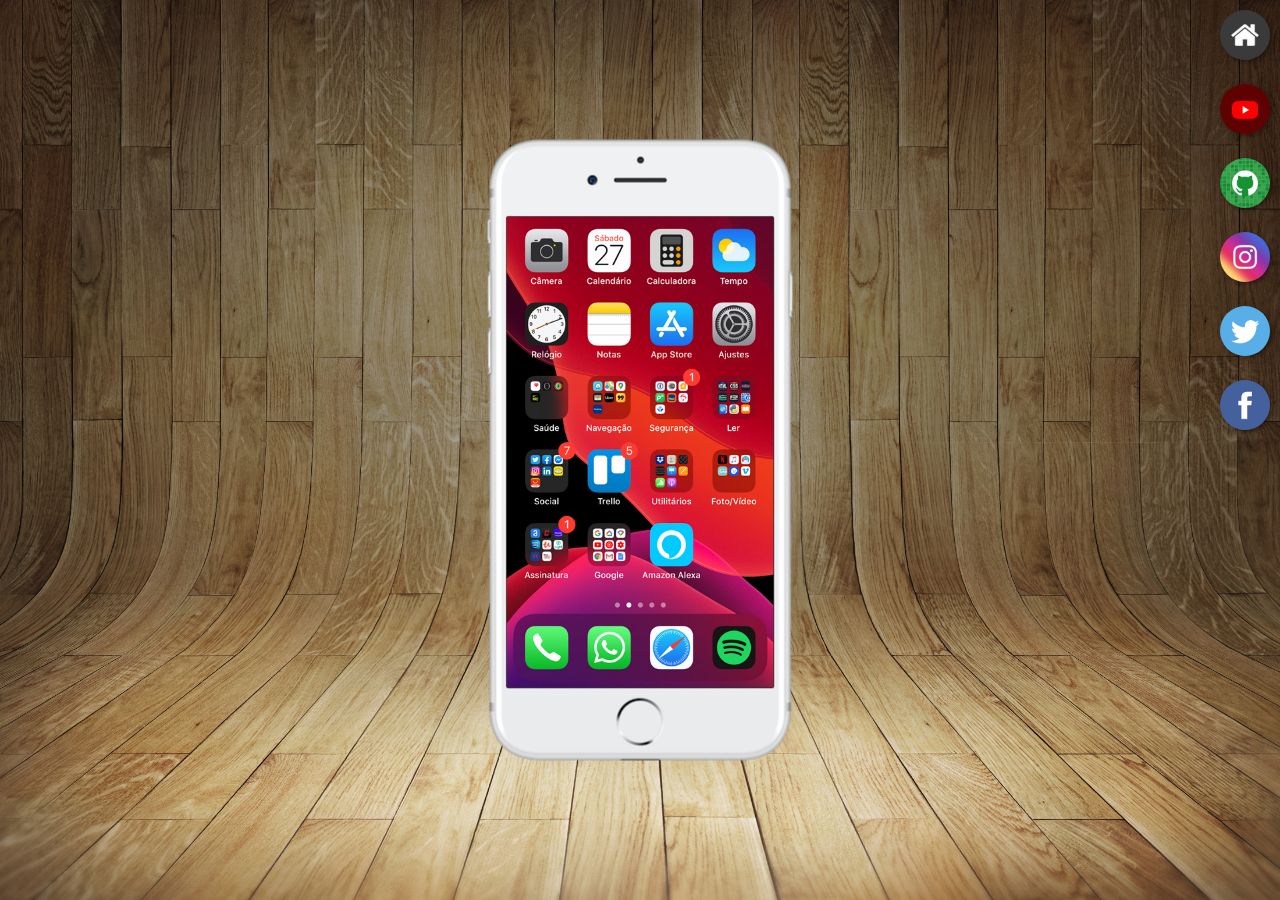
<file: index.html>
<!DOCTYPE html>
<html lang="pt-br">
<head>
    <meta charset="UTF-8">
    <meta name="viewport" content="width=device-width, initial-scale=1.0">
    <title>Projeto Redes Sociais</title>
    <link rel="shortcut icon" href="favicon.ico" type="image/x-icon">
    <link rel="stylesheet" href="estilos/style.css">
</head>
<body>
    <main>
        <section id="telefone">
            <iframe src="home.html" name="tela" id="tela" frameborder="0">
                Seu navegador não é compatível com isso.
            </iframe>
        </section>
        <section id="redes-sociais">
            <a href="home.html" target="tela"><img src="imagens/logo-home.jpg" alt="Home"></a> <br>
            <a href="youtube.html" target="tela"><img src="imagens/logo-youtube.jpg" alt="Youtube"></a> <br>
            <a href="github.html" target="tela"><img src="imagens/logo-github.jpg" alt="Github"></a> <br>
            <a href="instagram.html" target="tela"><img src="imagens/logo-instagram.jpg" alt="Instagram"></a> <br>
            <a href="twitter.html" target="tela"><img src="imagens/logo-twitter.jpg" alt="Twitter"></a> <br>
            <a href="facebook.html" target="tela"><img src="imagens/logo-facebook.jpg" alt="Facebook"></a>
        </section>
    </main>
</body>
</html>
</file>
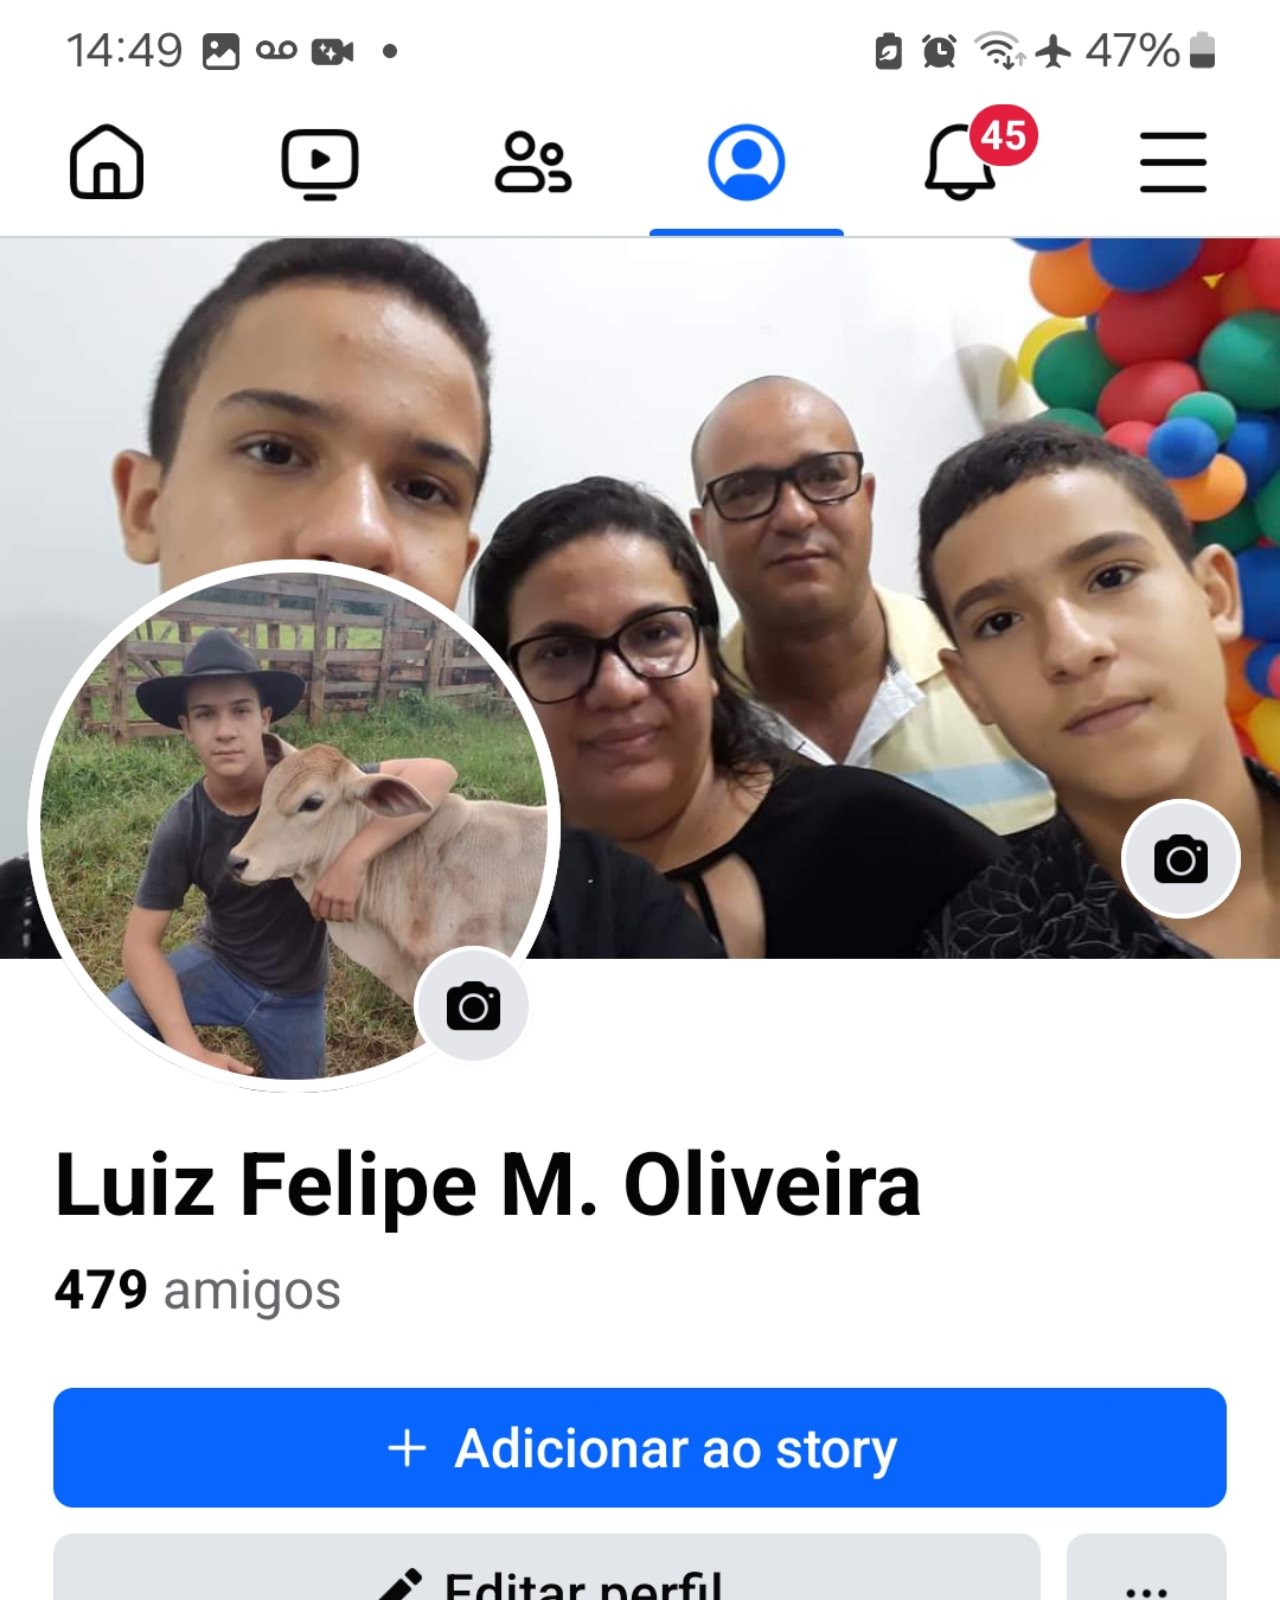
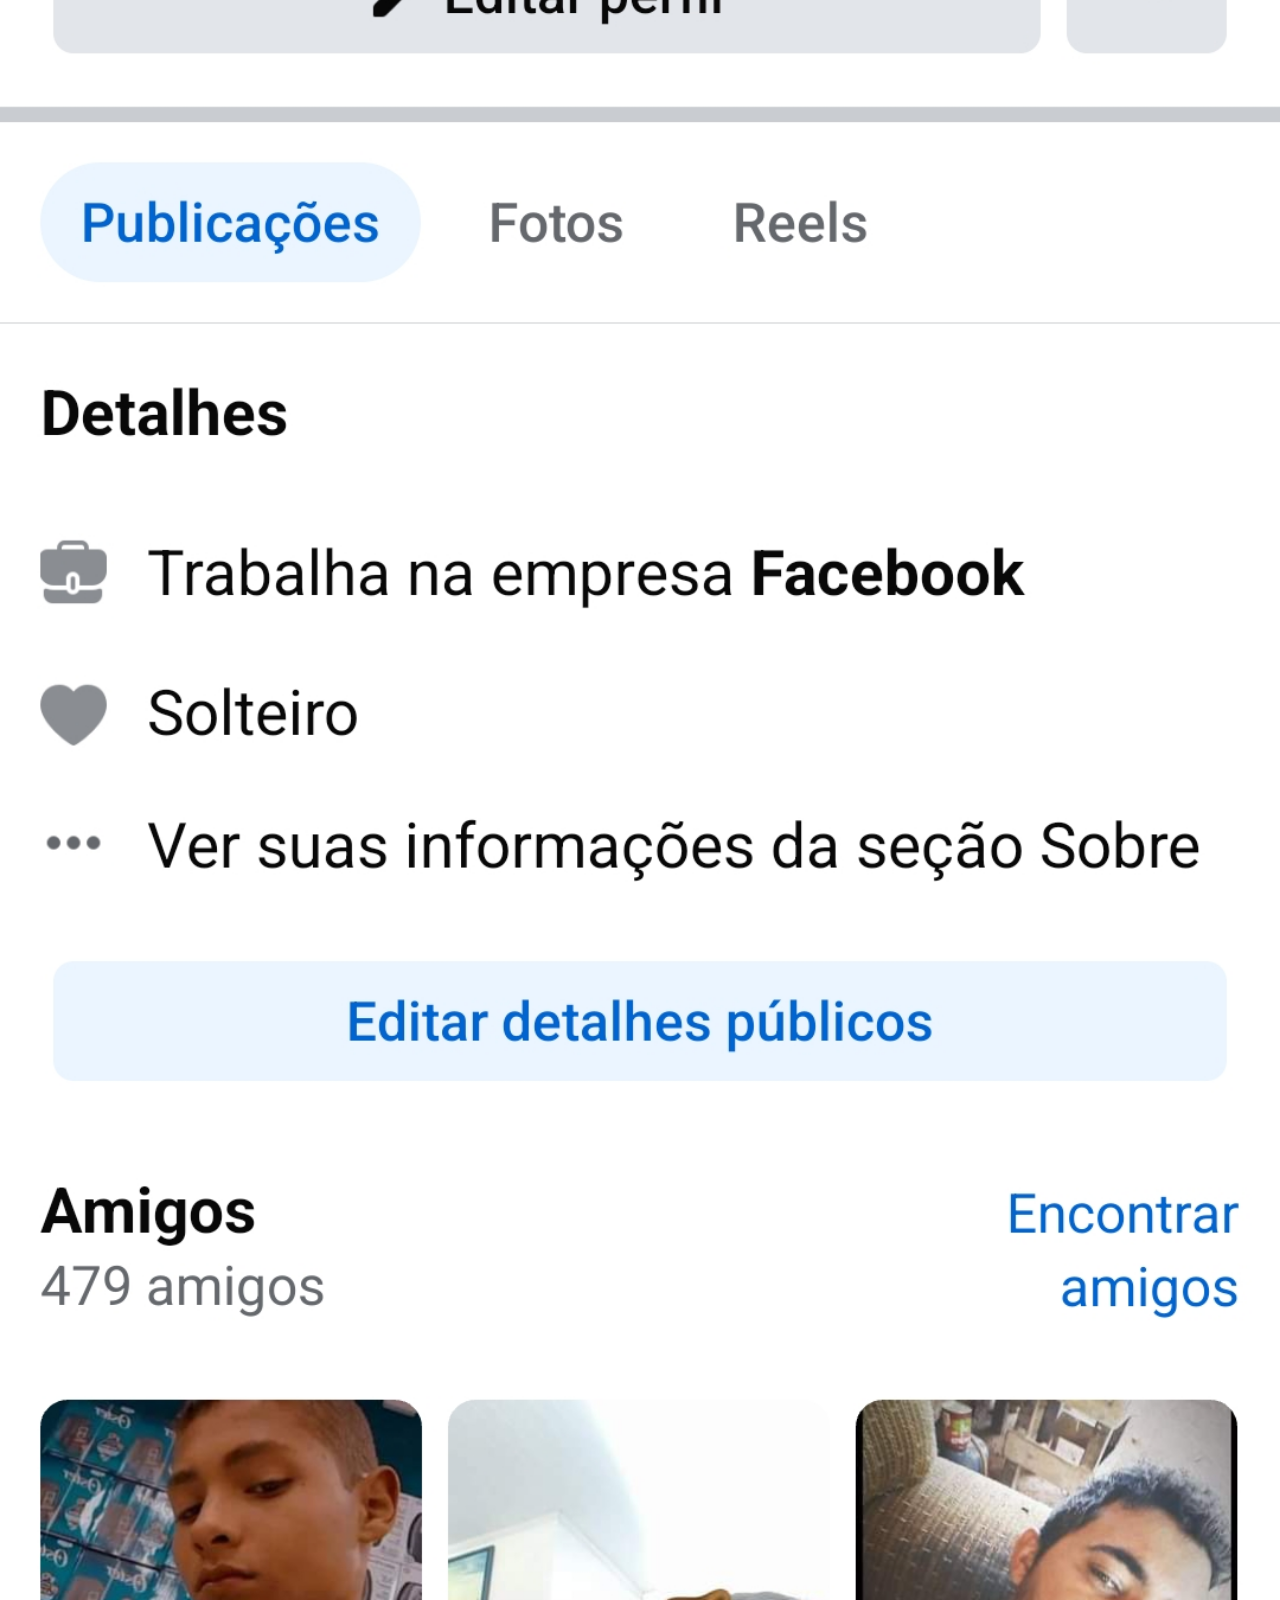
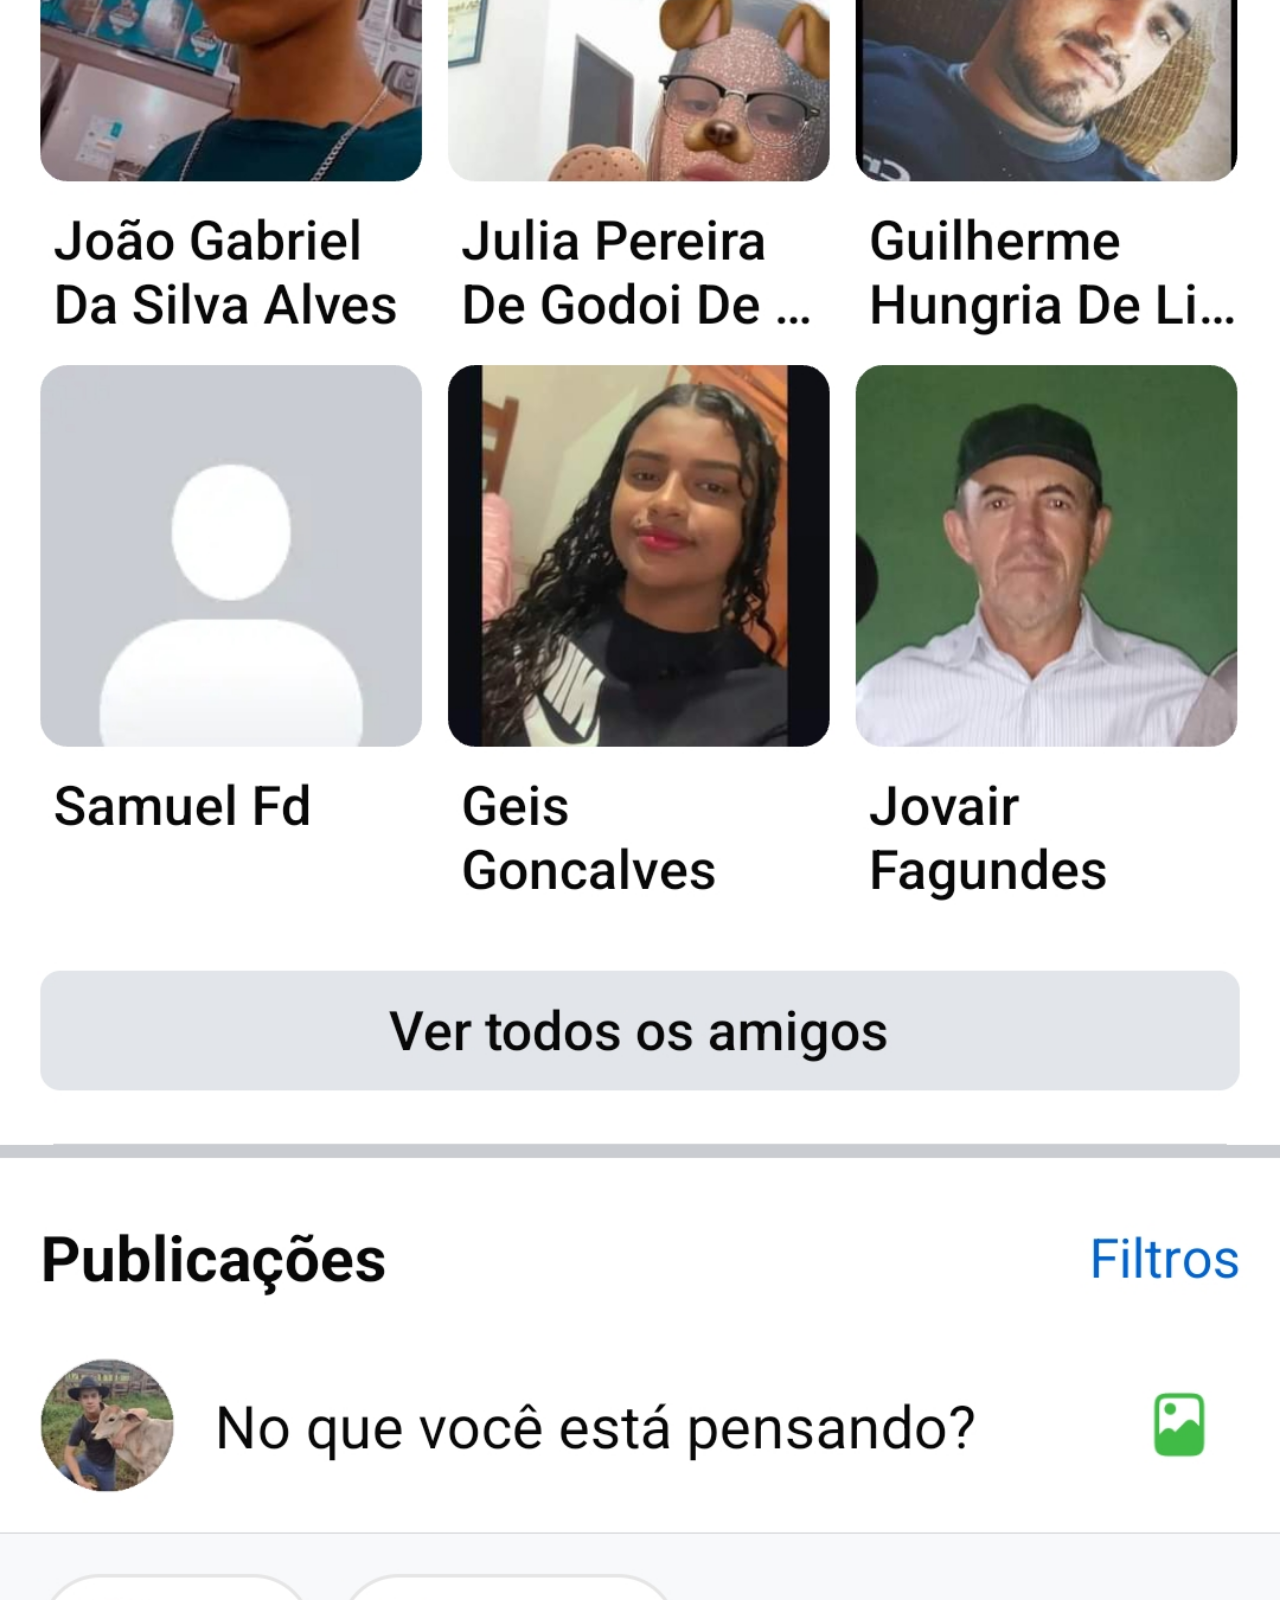
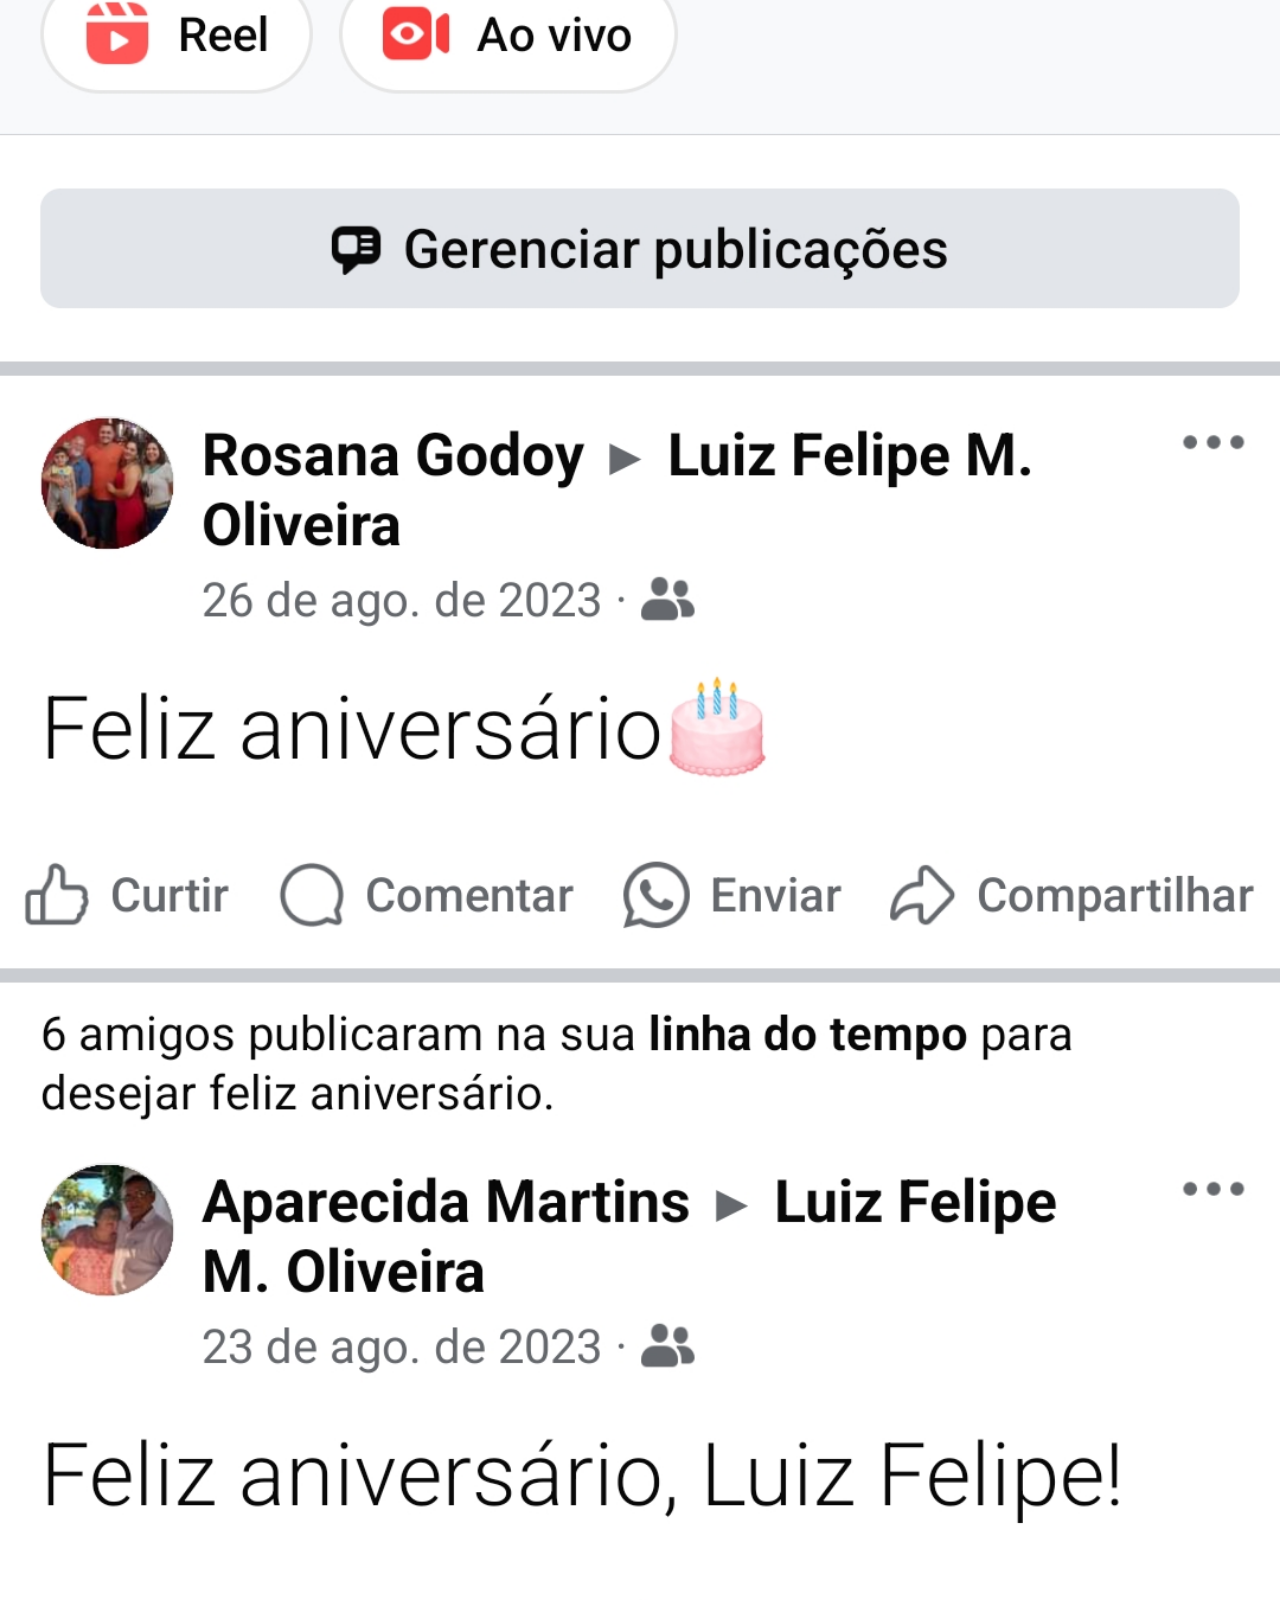
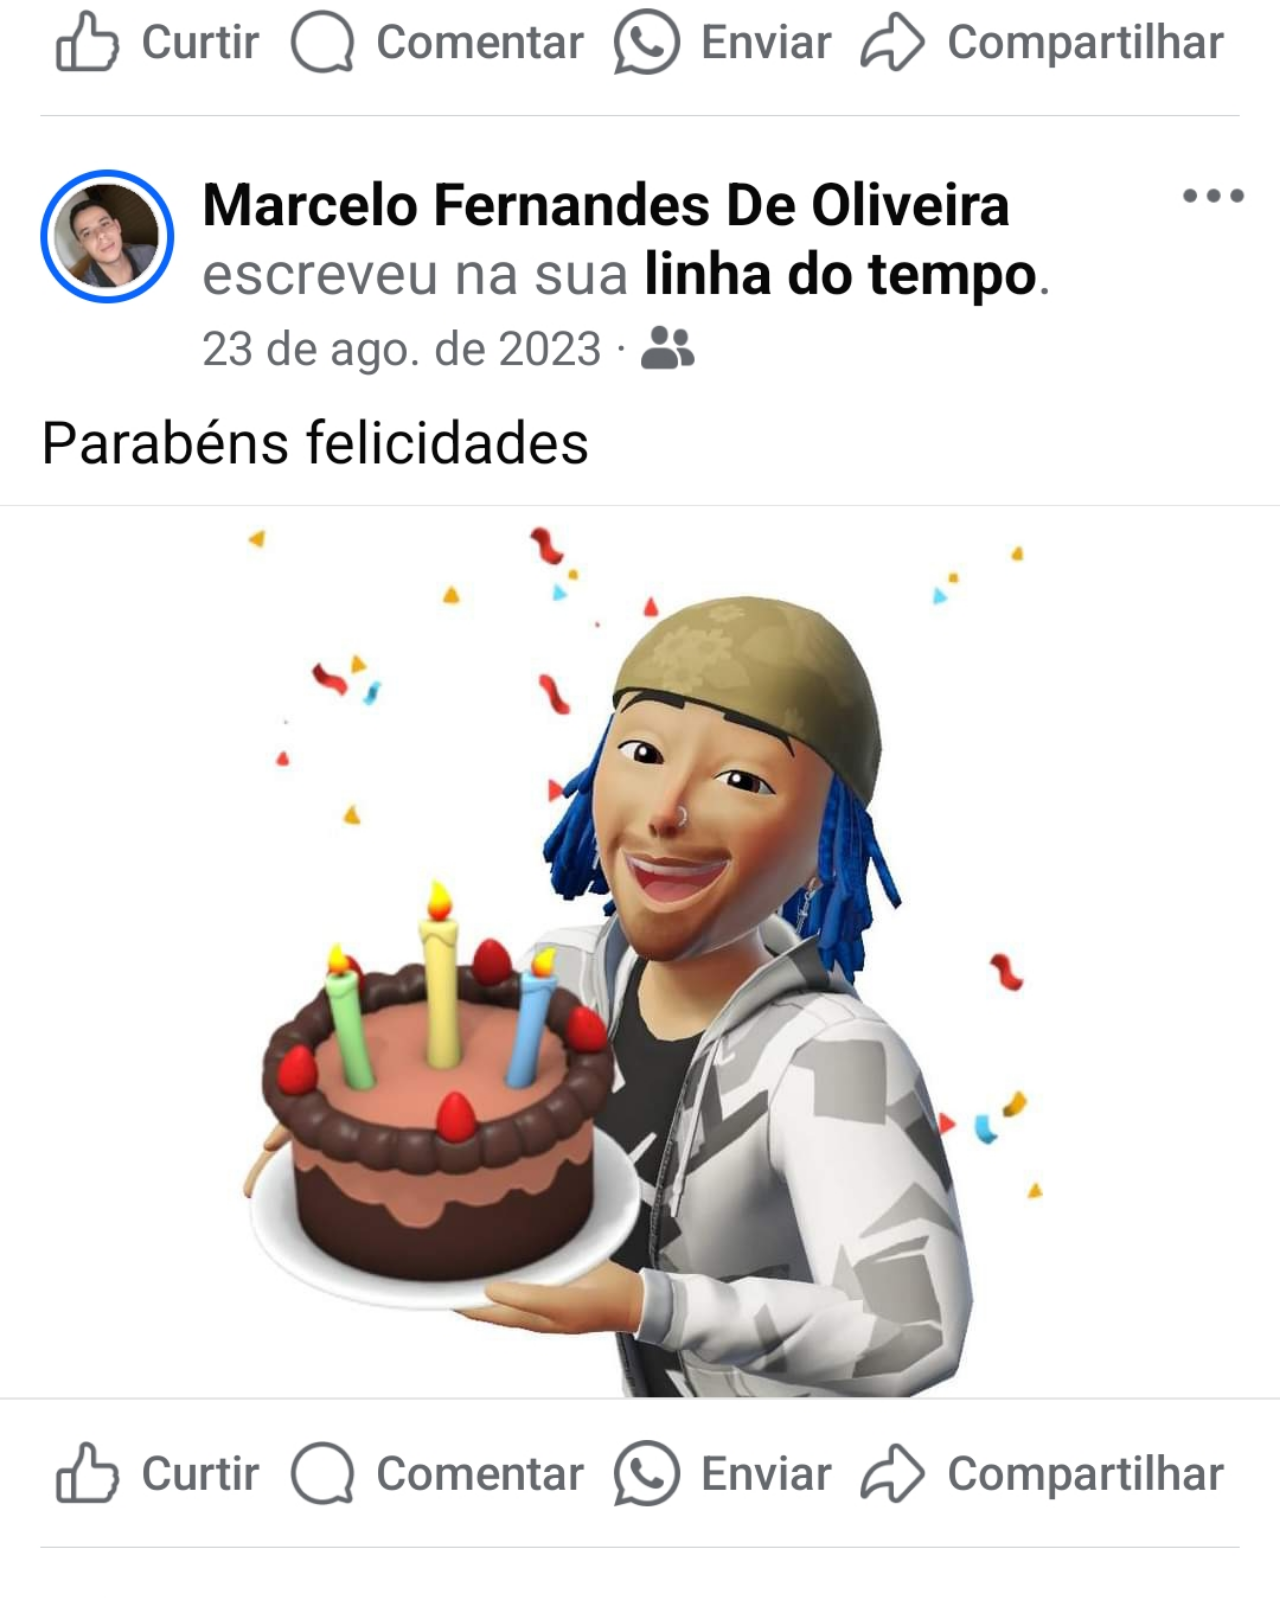
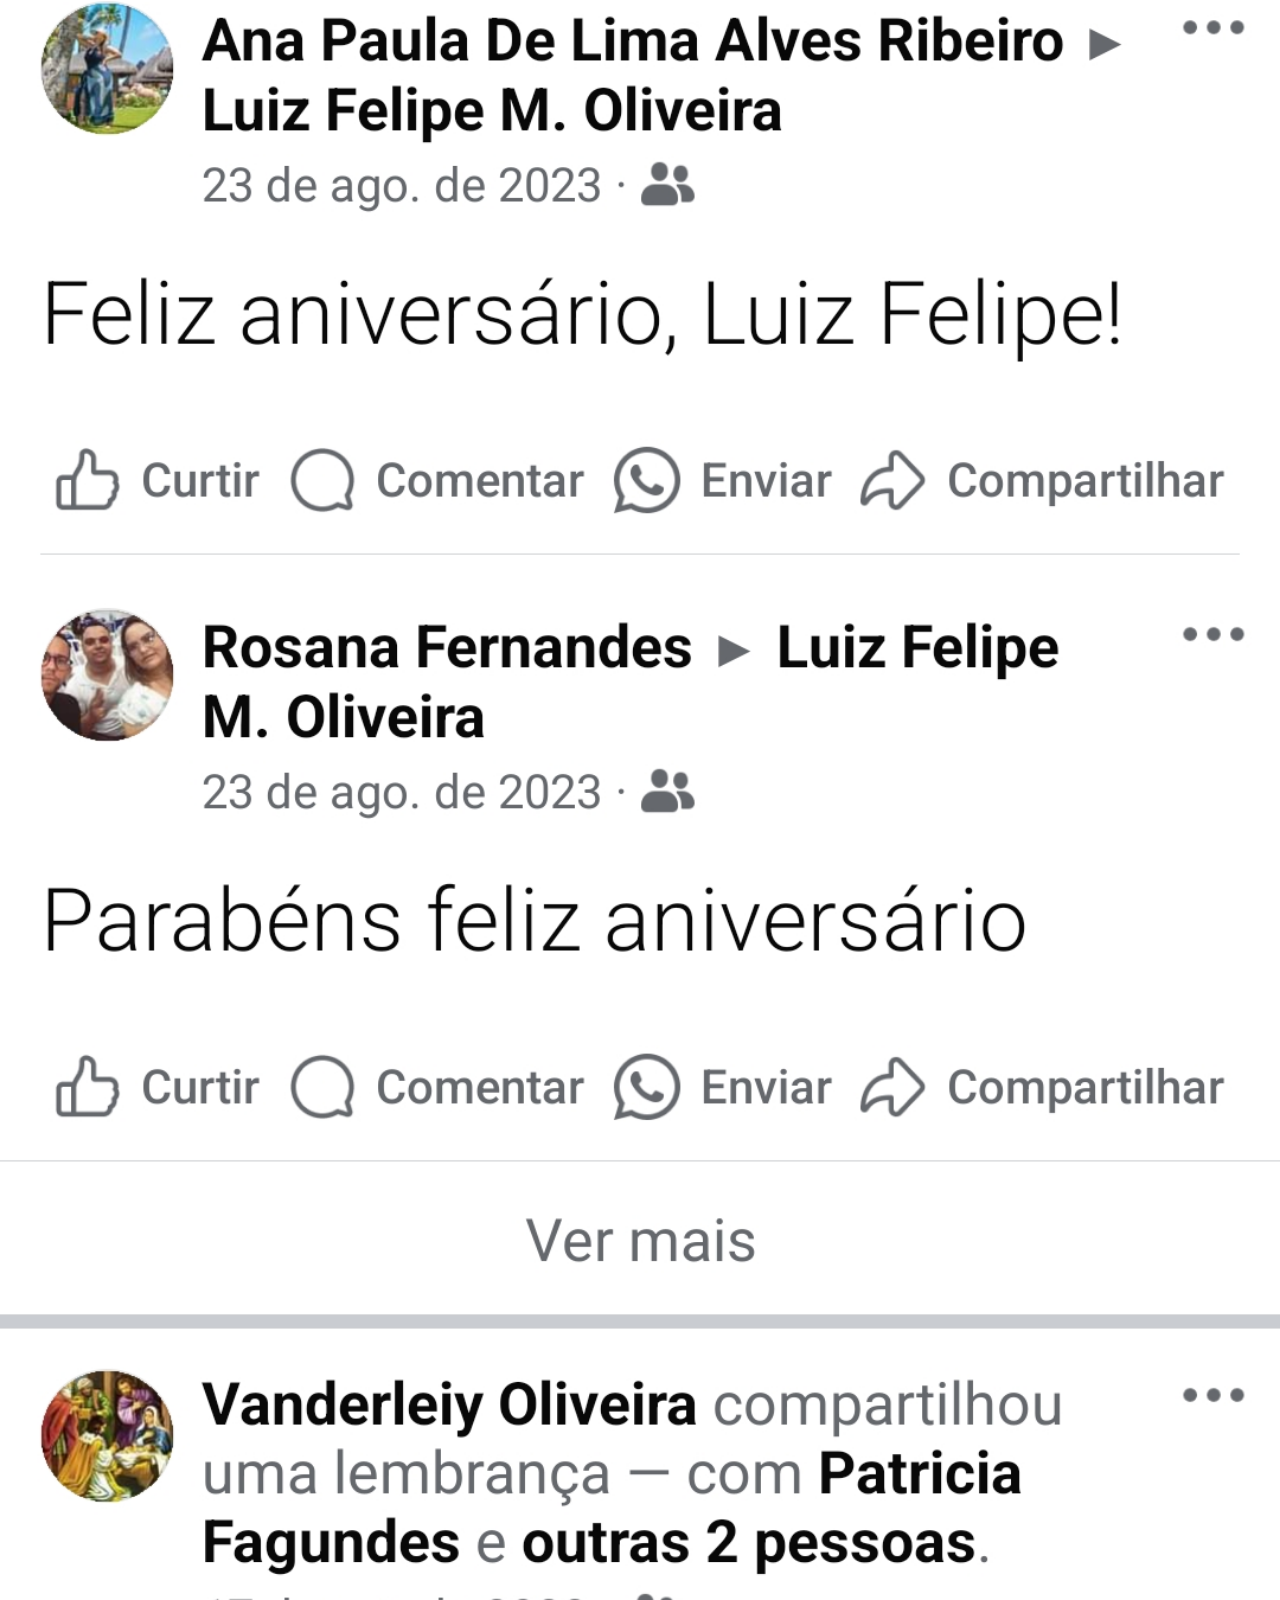
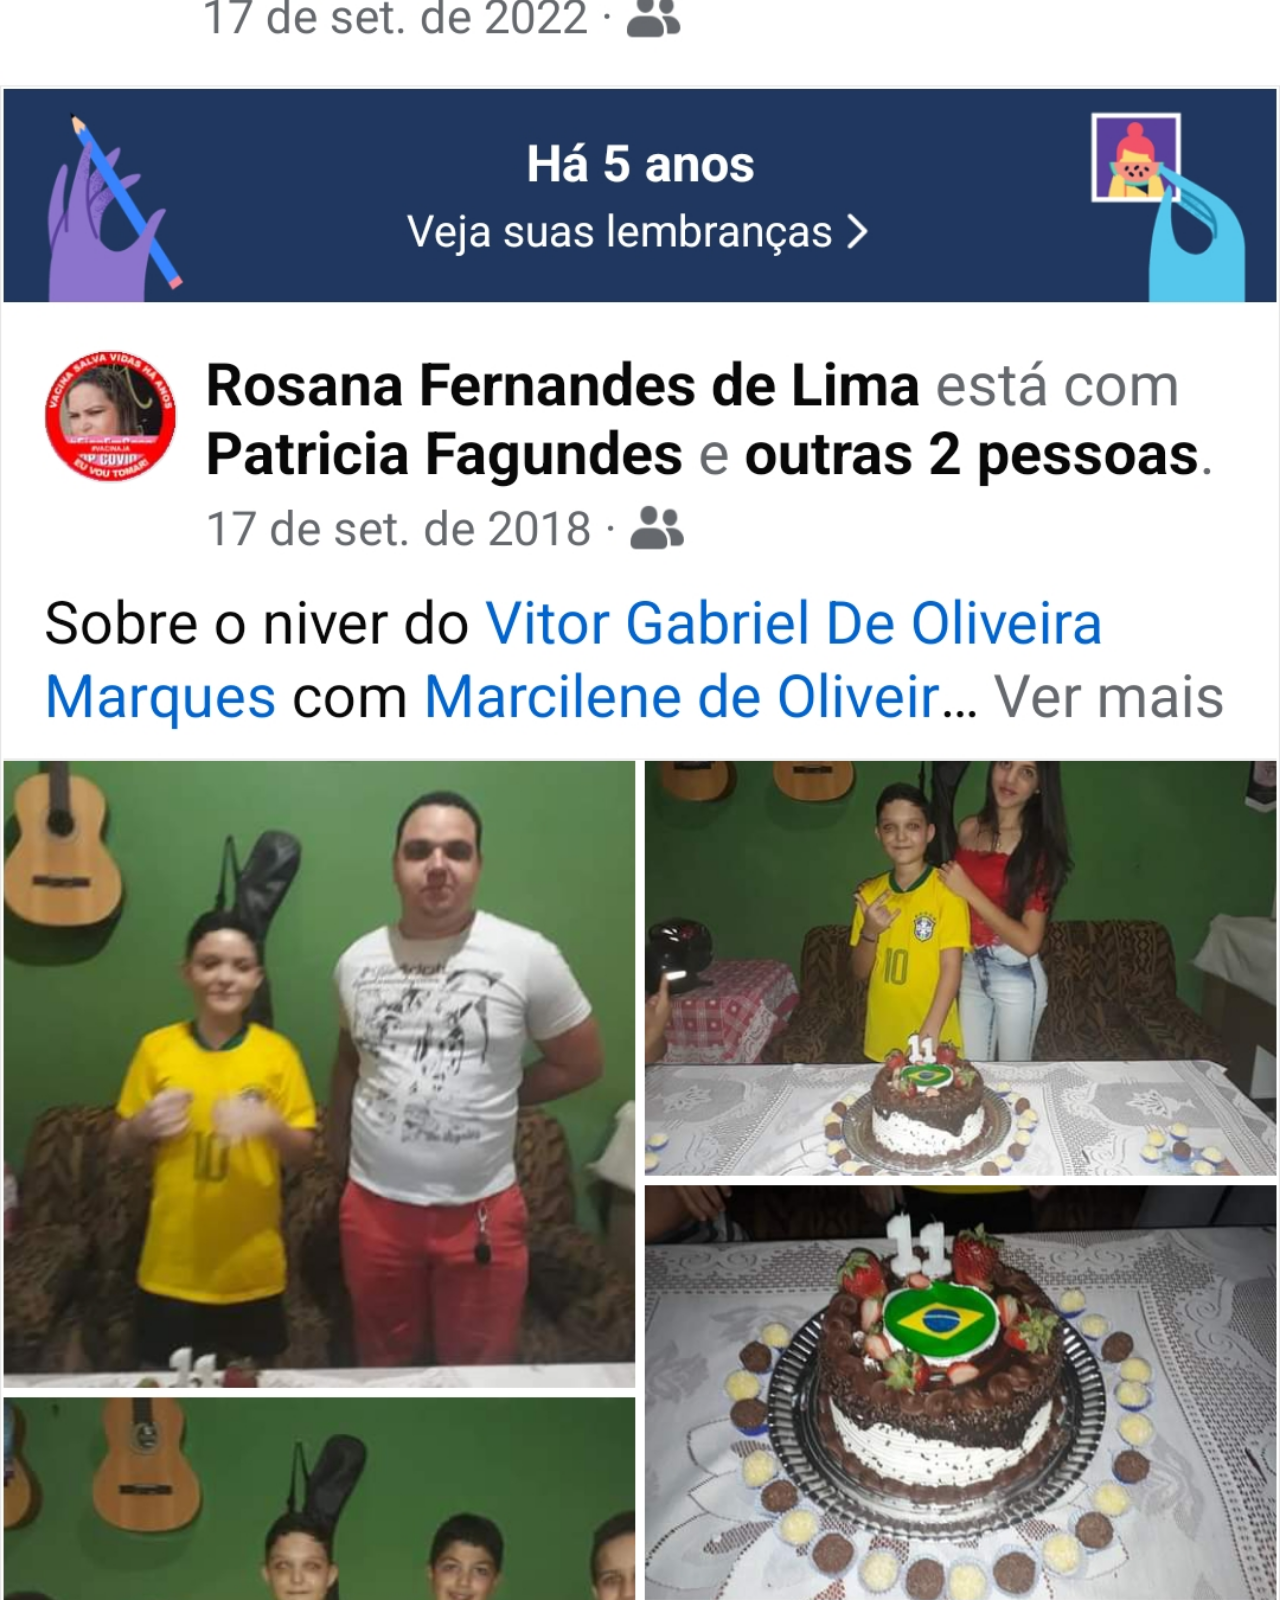
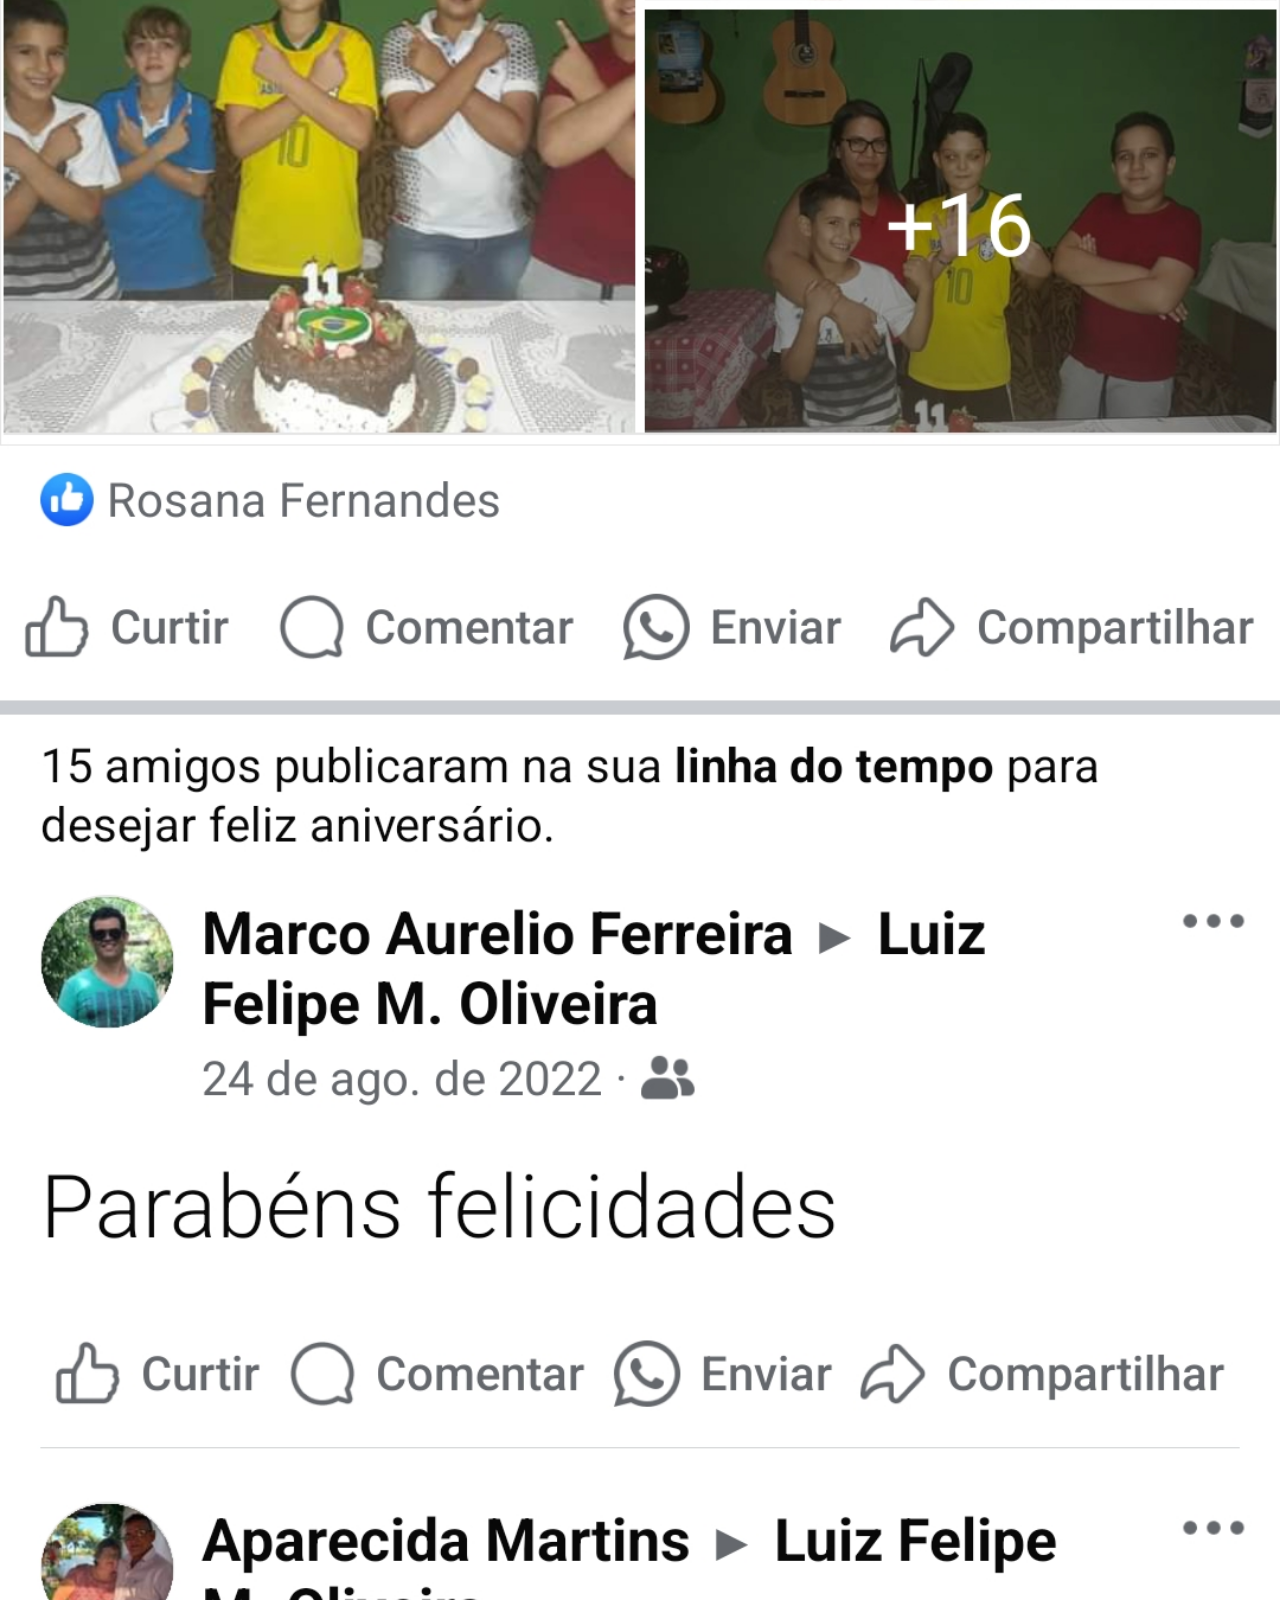
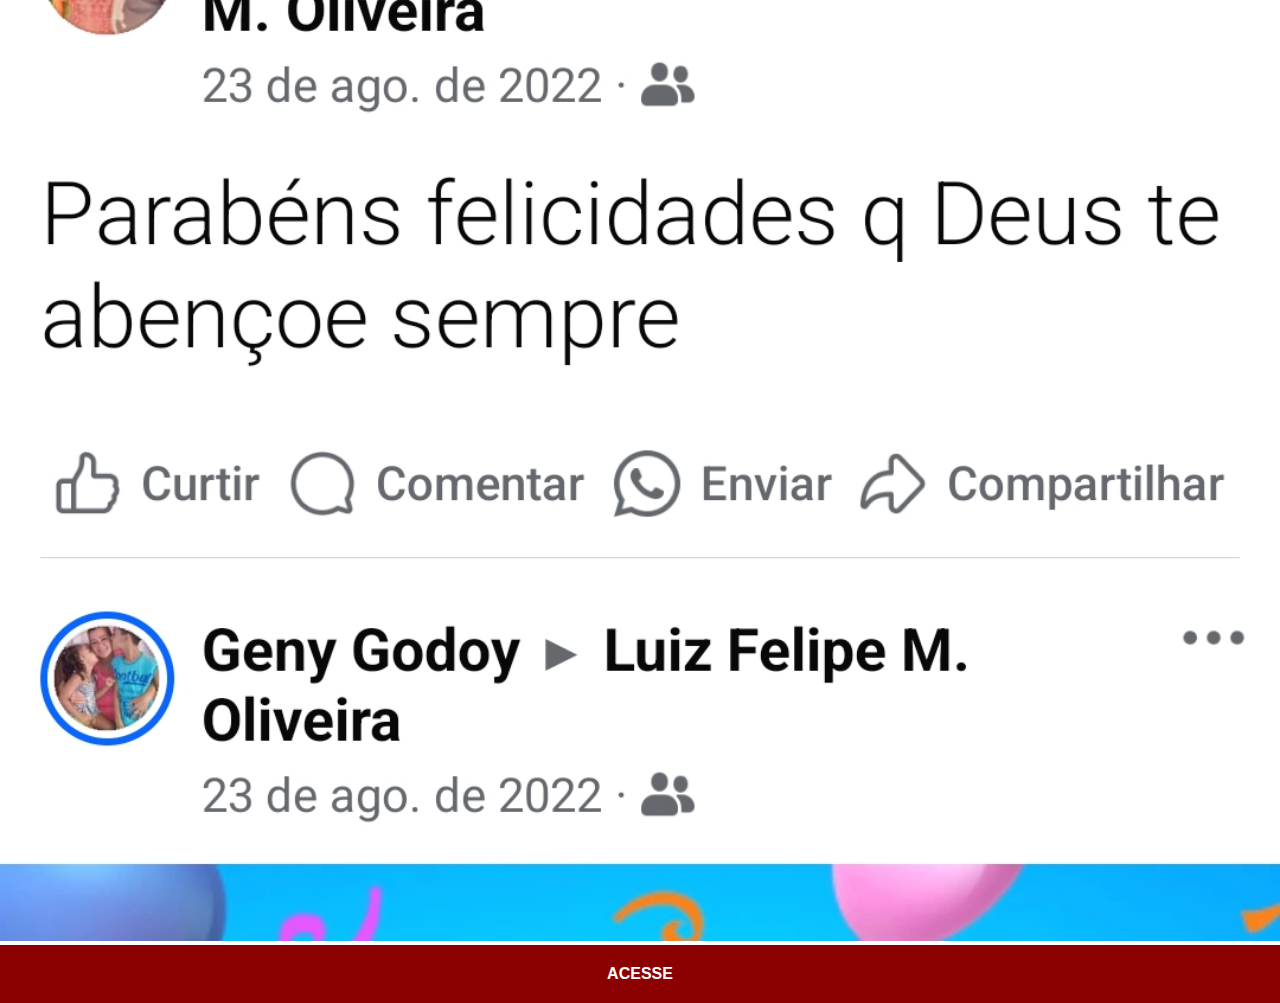
<file: facebook.html>
<!DOCTYPE html>
<html lang="pt-br">
<head>
    <meta charset="UTF-8">
    <meta name="viewport" content="width=device-width, initial-scale=1.0">
    <title>Facebook</title>
    <link rel="stylesheet" href="estilos/social.css">
</head>
<body>
    <img src="imagens/faceluiz.jpg" alt="Facebook">
    <a href="https://www.facebook.com/gustavoguanabara/" target="_blank">ACESSE</a>
</body>
</html>
</file>
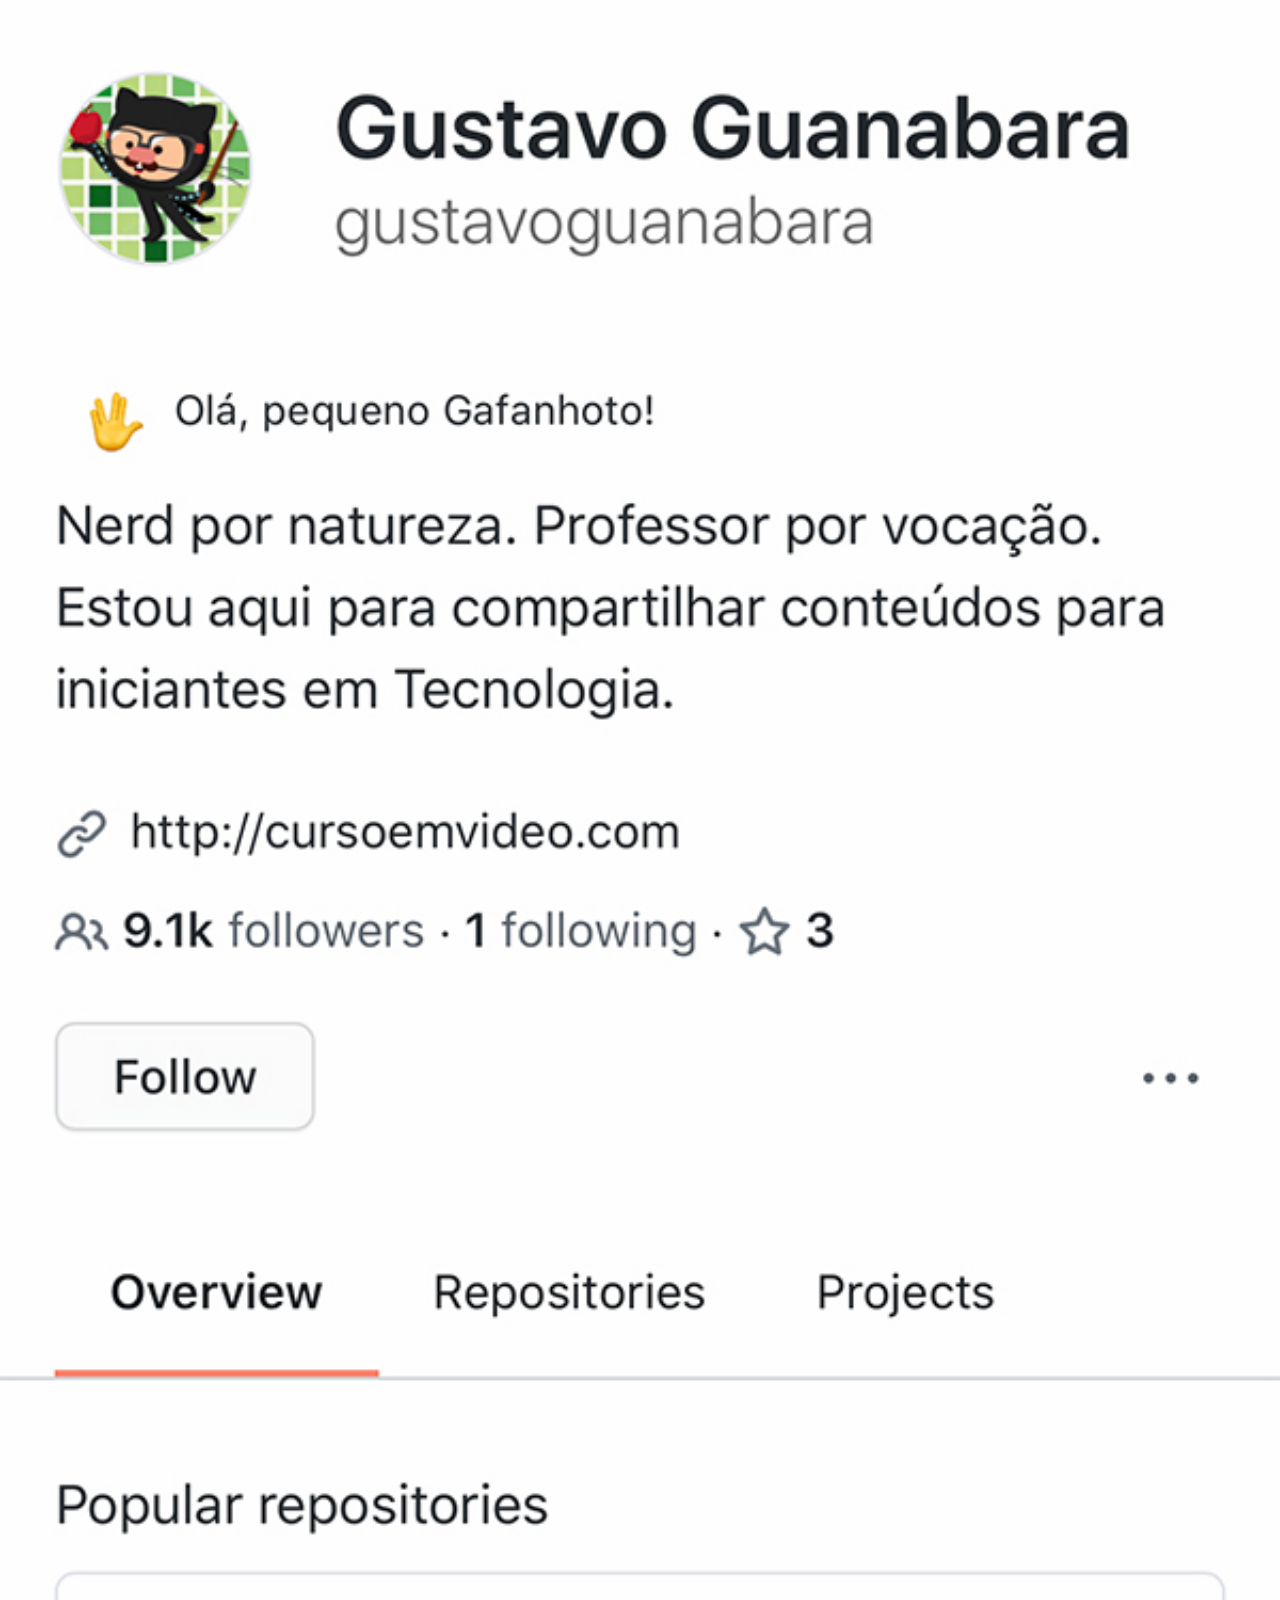
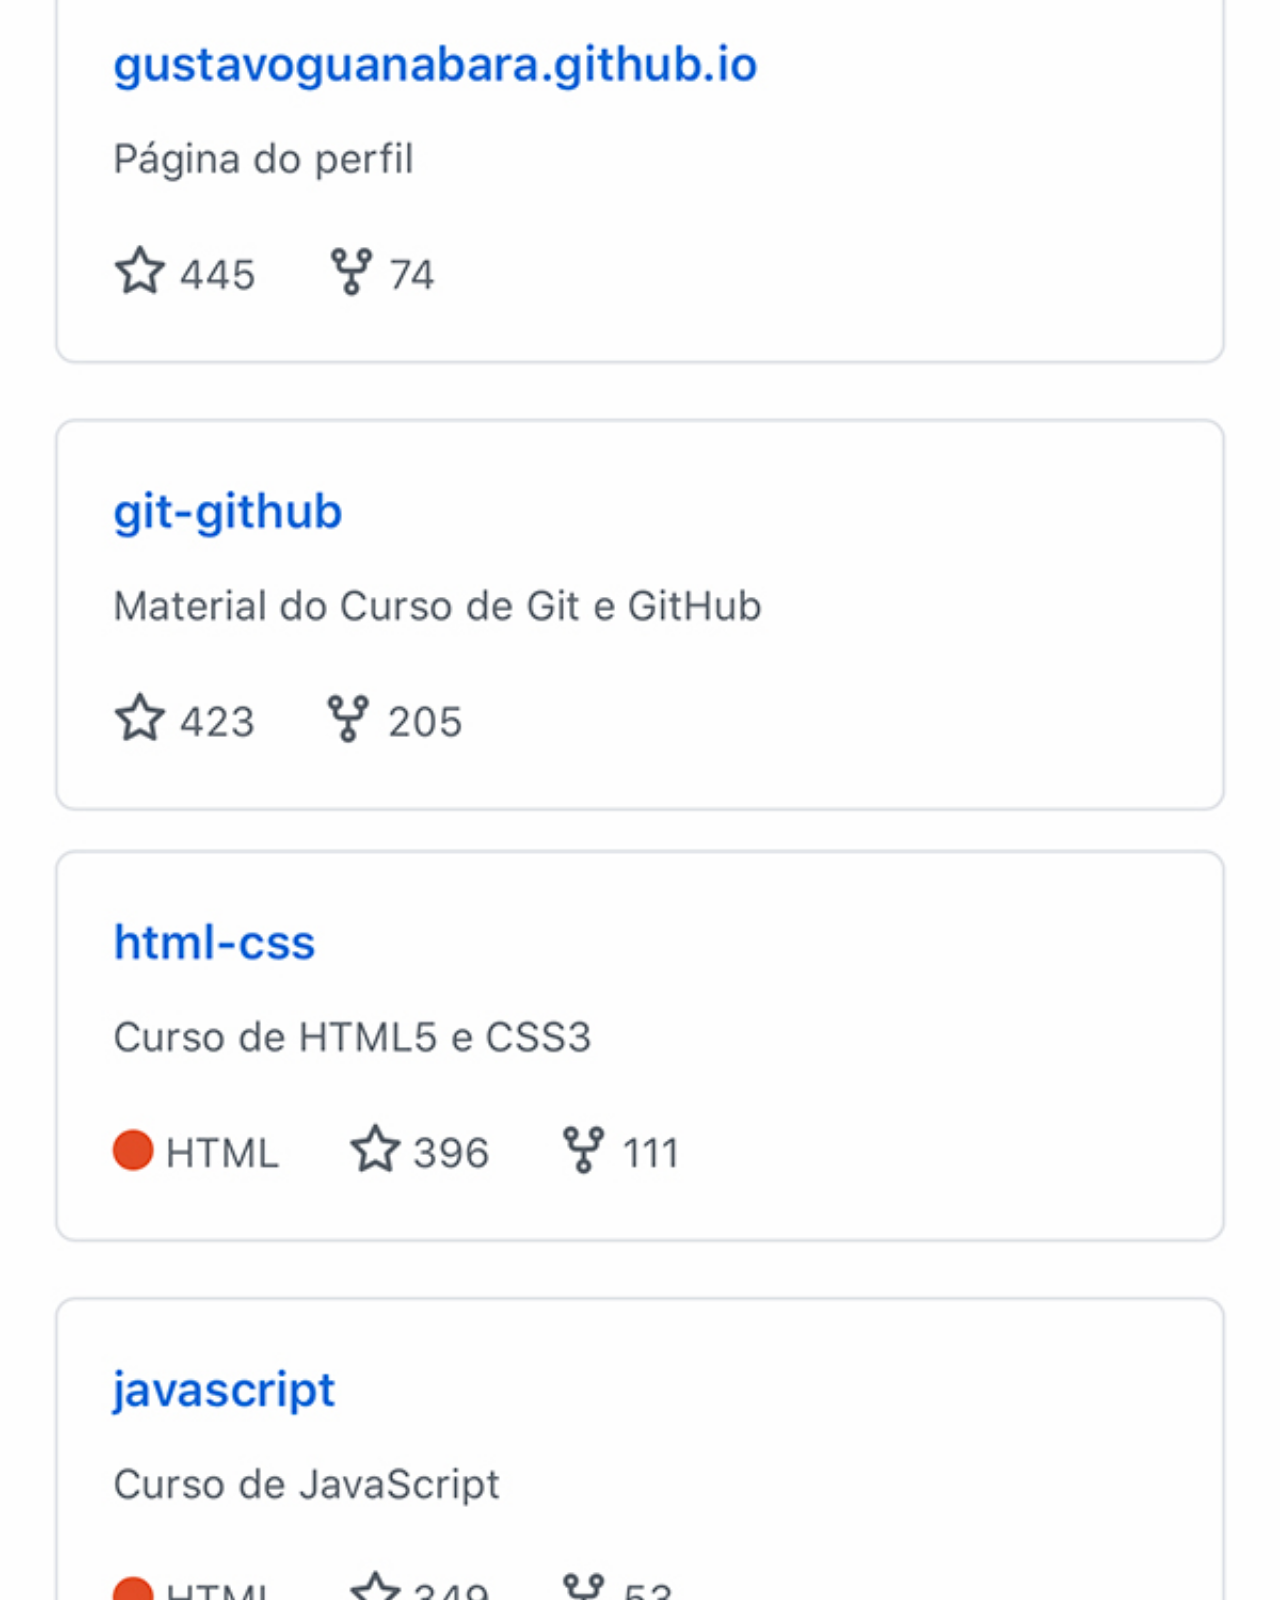
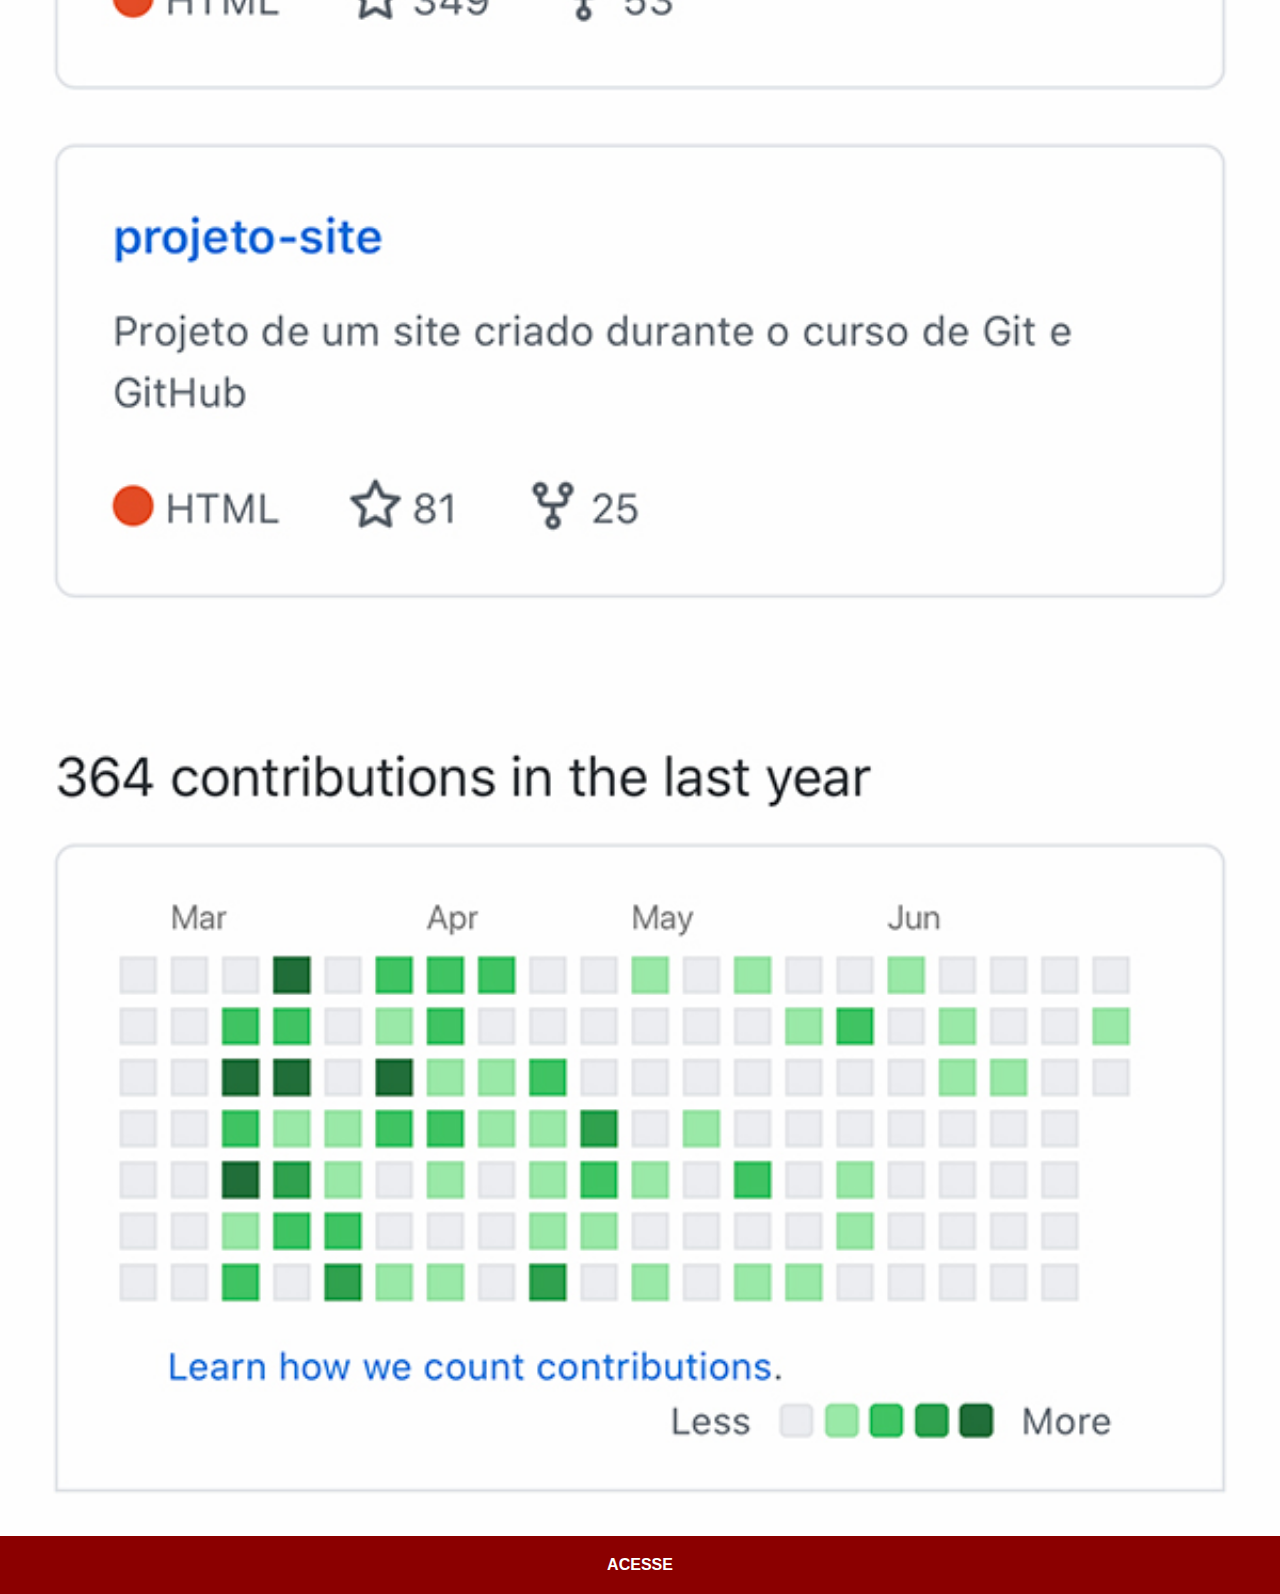
<file: github.html>
<!DOCTYPE html>
<html lang="pt-br">
<head>
    <meta charset="UTF-8">
    <meta name="viewport" content="width=device-width, initial-scale=1.0">
    <title>GitHub</title>
    <link rel="stylesheet" href="estilos/social.css">
</head>
<body>
    <img src="imagens/tela-github.jpg" alt="Github">
    <a href="https://github.com/gustavoguanabara/" target="_blank">ACESSE</a>
</body>
</html>
</file>
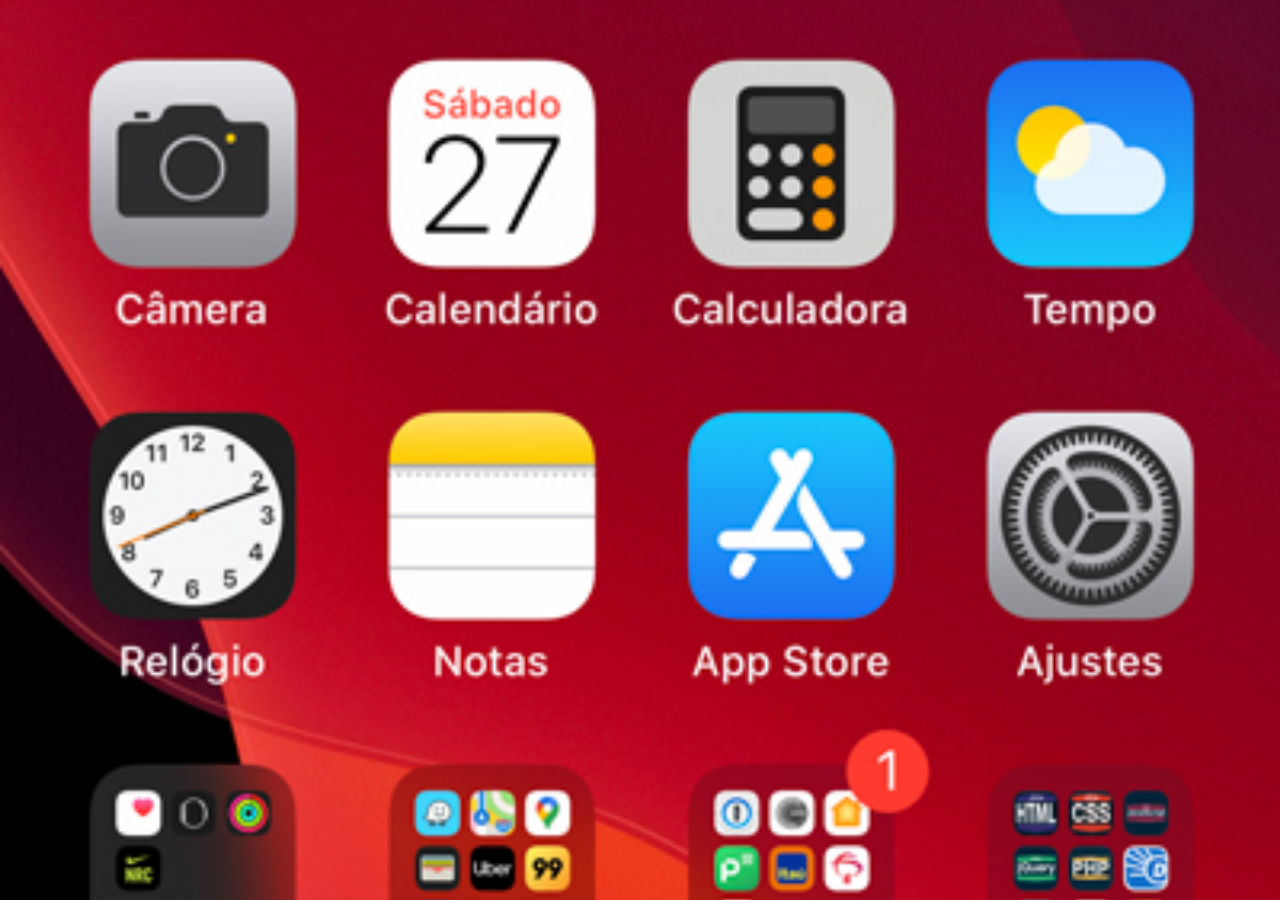
<file: home.html>
<!DOCTYPE html>
<html lang="pt-br">
<head>
    <meta charset="UTF-8">
    <meta name="viewport" content="width=device-width, initial-scale=1.0">
    <title>Home</title>
</head>
<style> 
    * {
        margin: 0px;
        padding: 0px;
    }

    body {
        width: 100vw;
        height: 100vh;
        background: black url('imagens/tela-home.jpg') no-repeat top center;
        background-size: cover;
    }
</style>
<body>
    
</body>
</html>
</file>
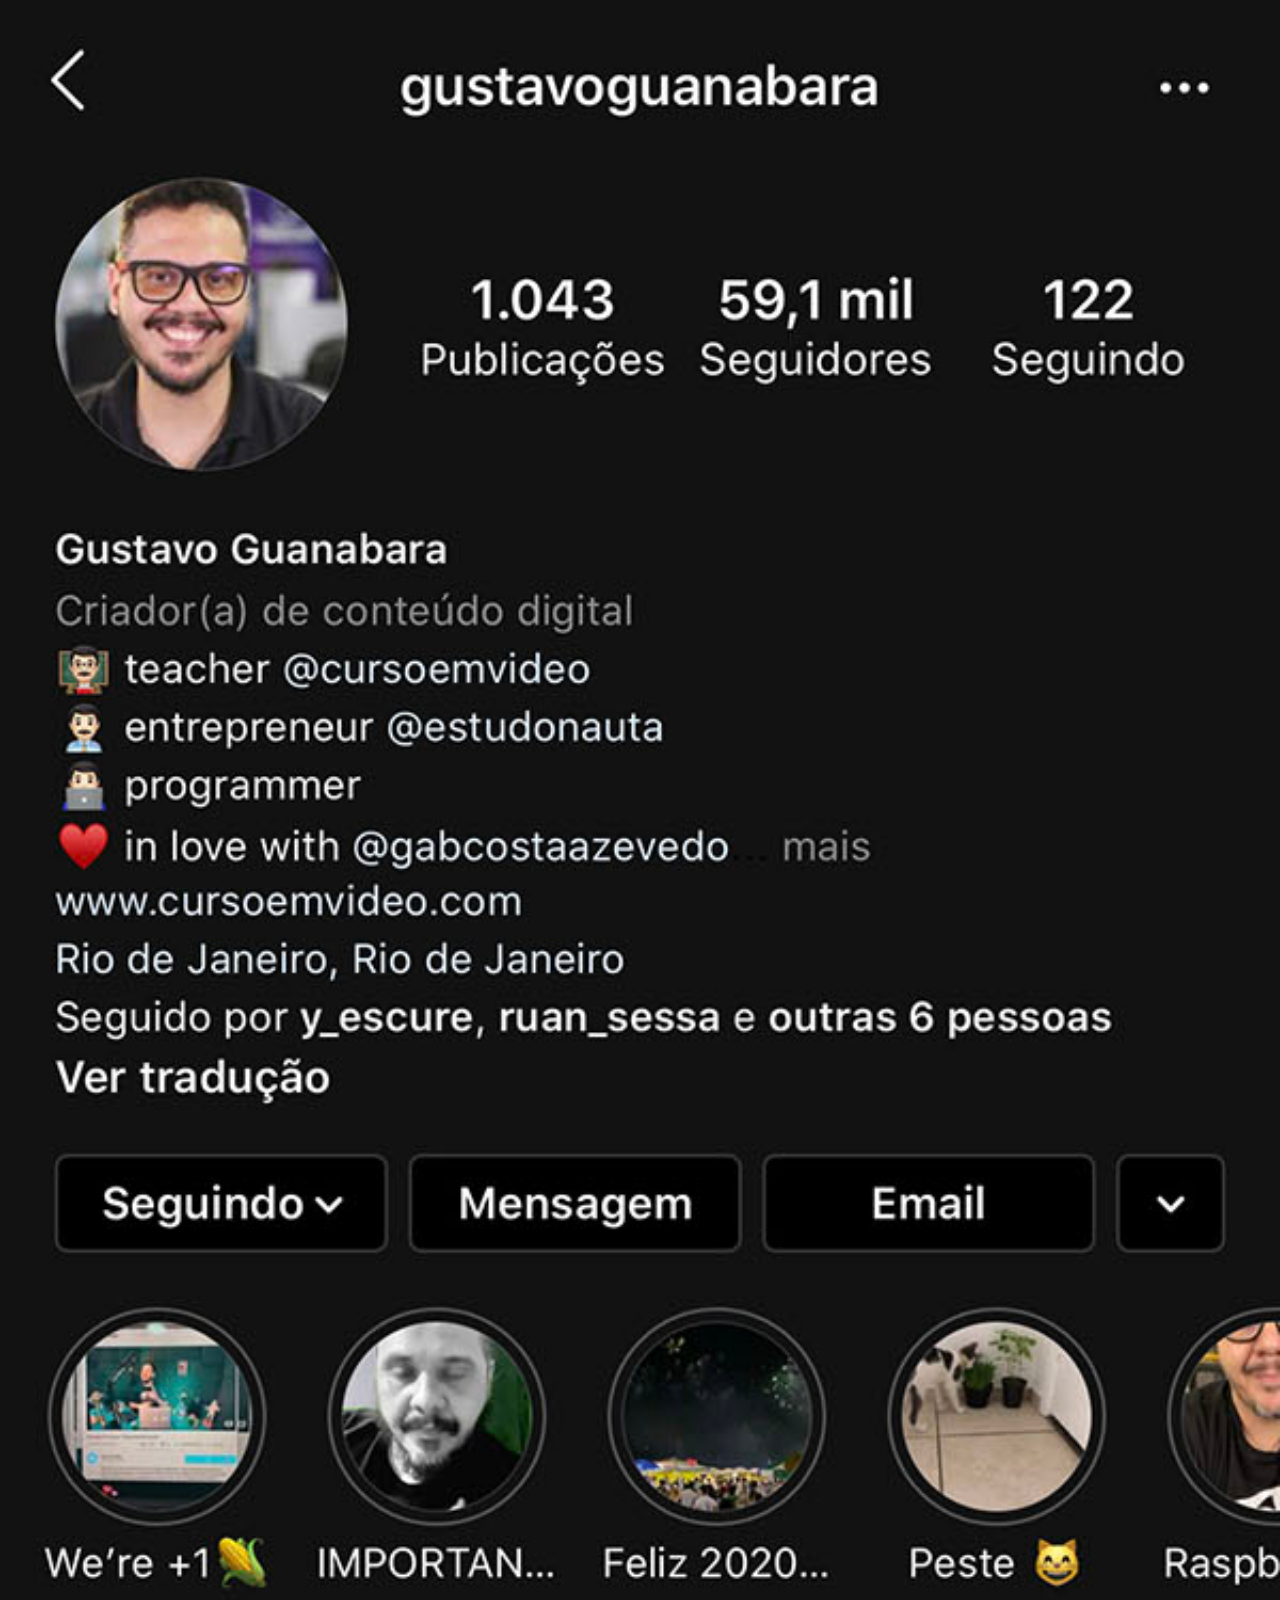
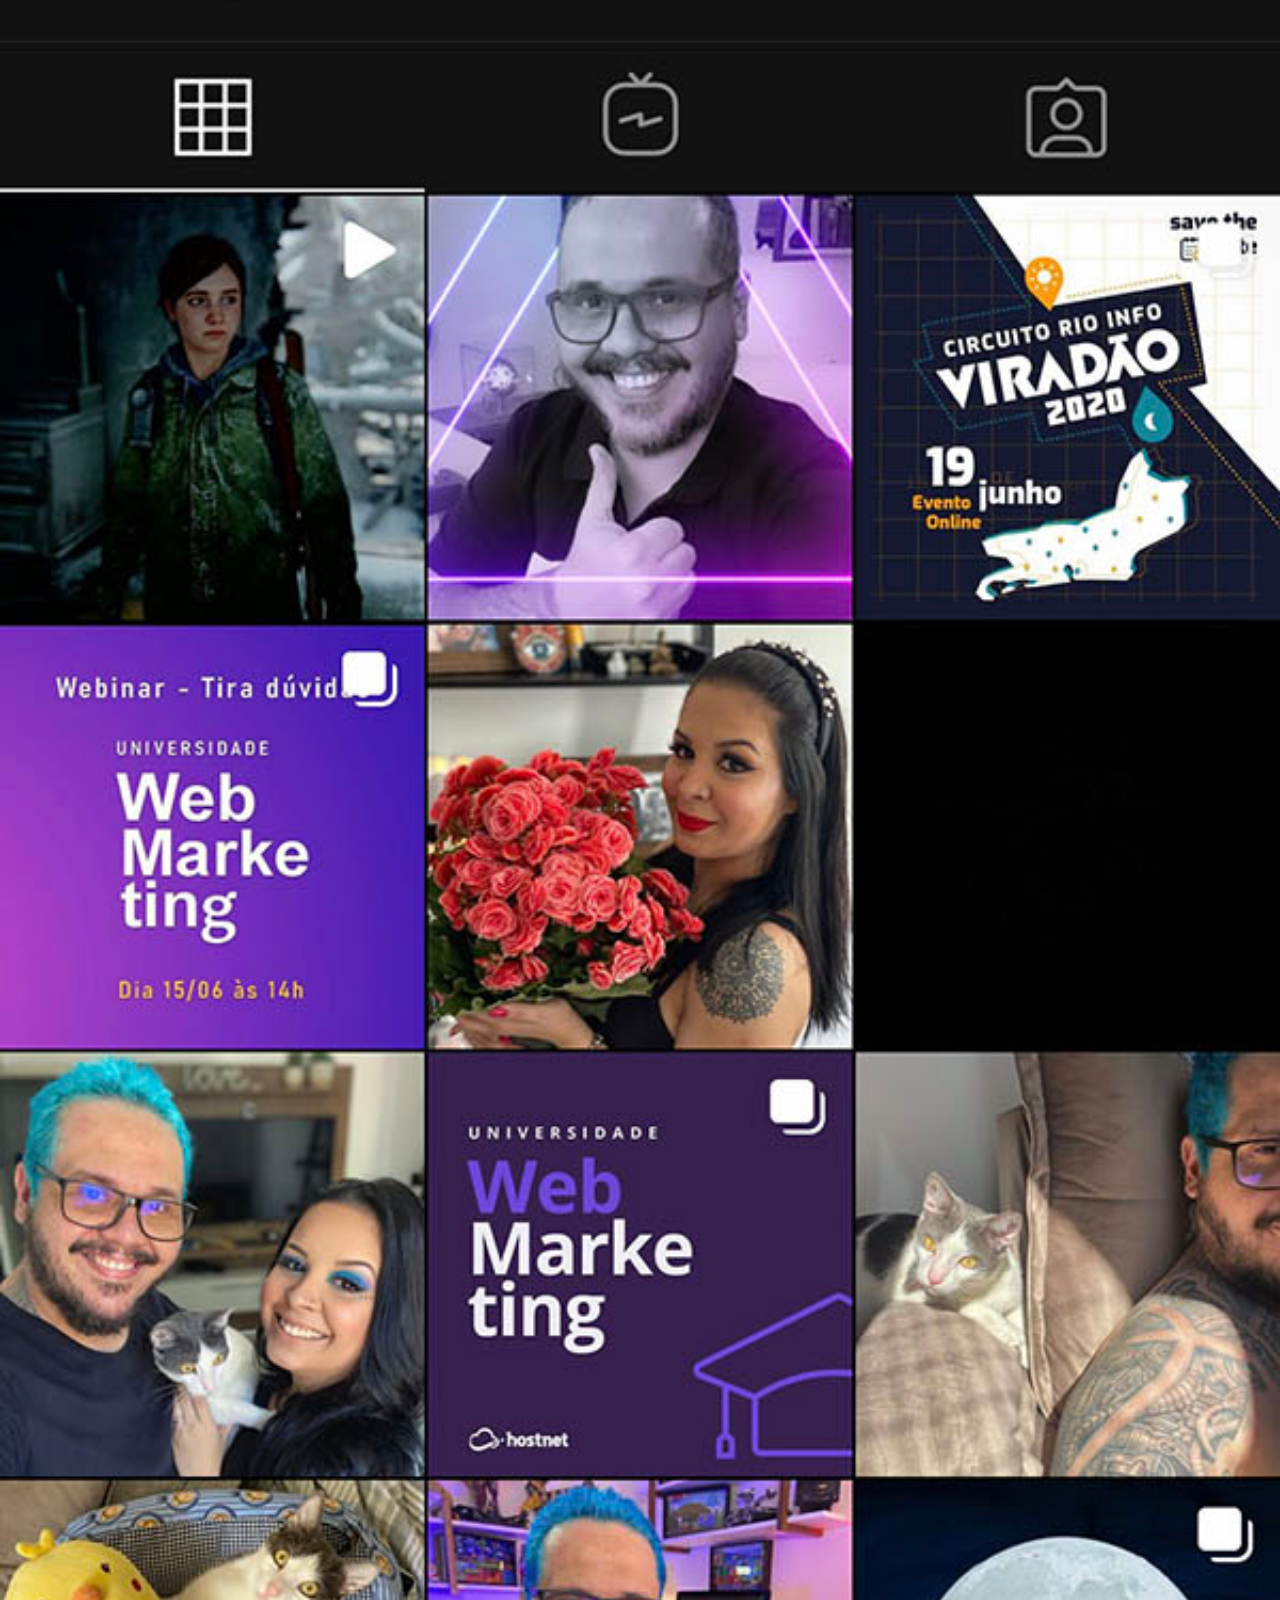
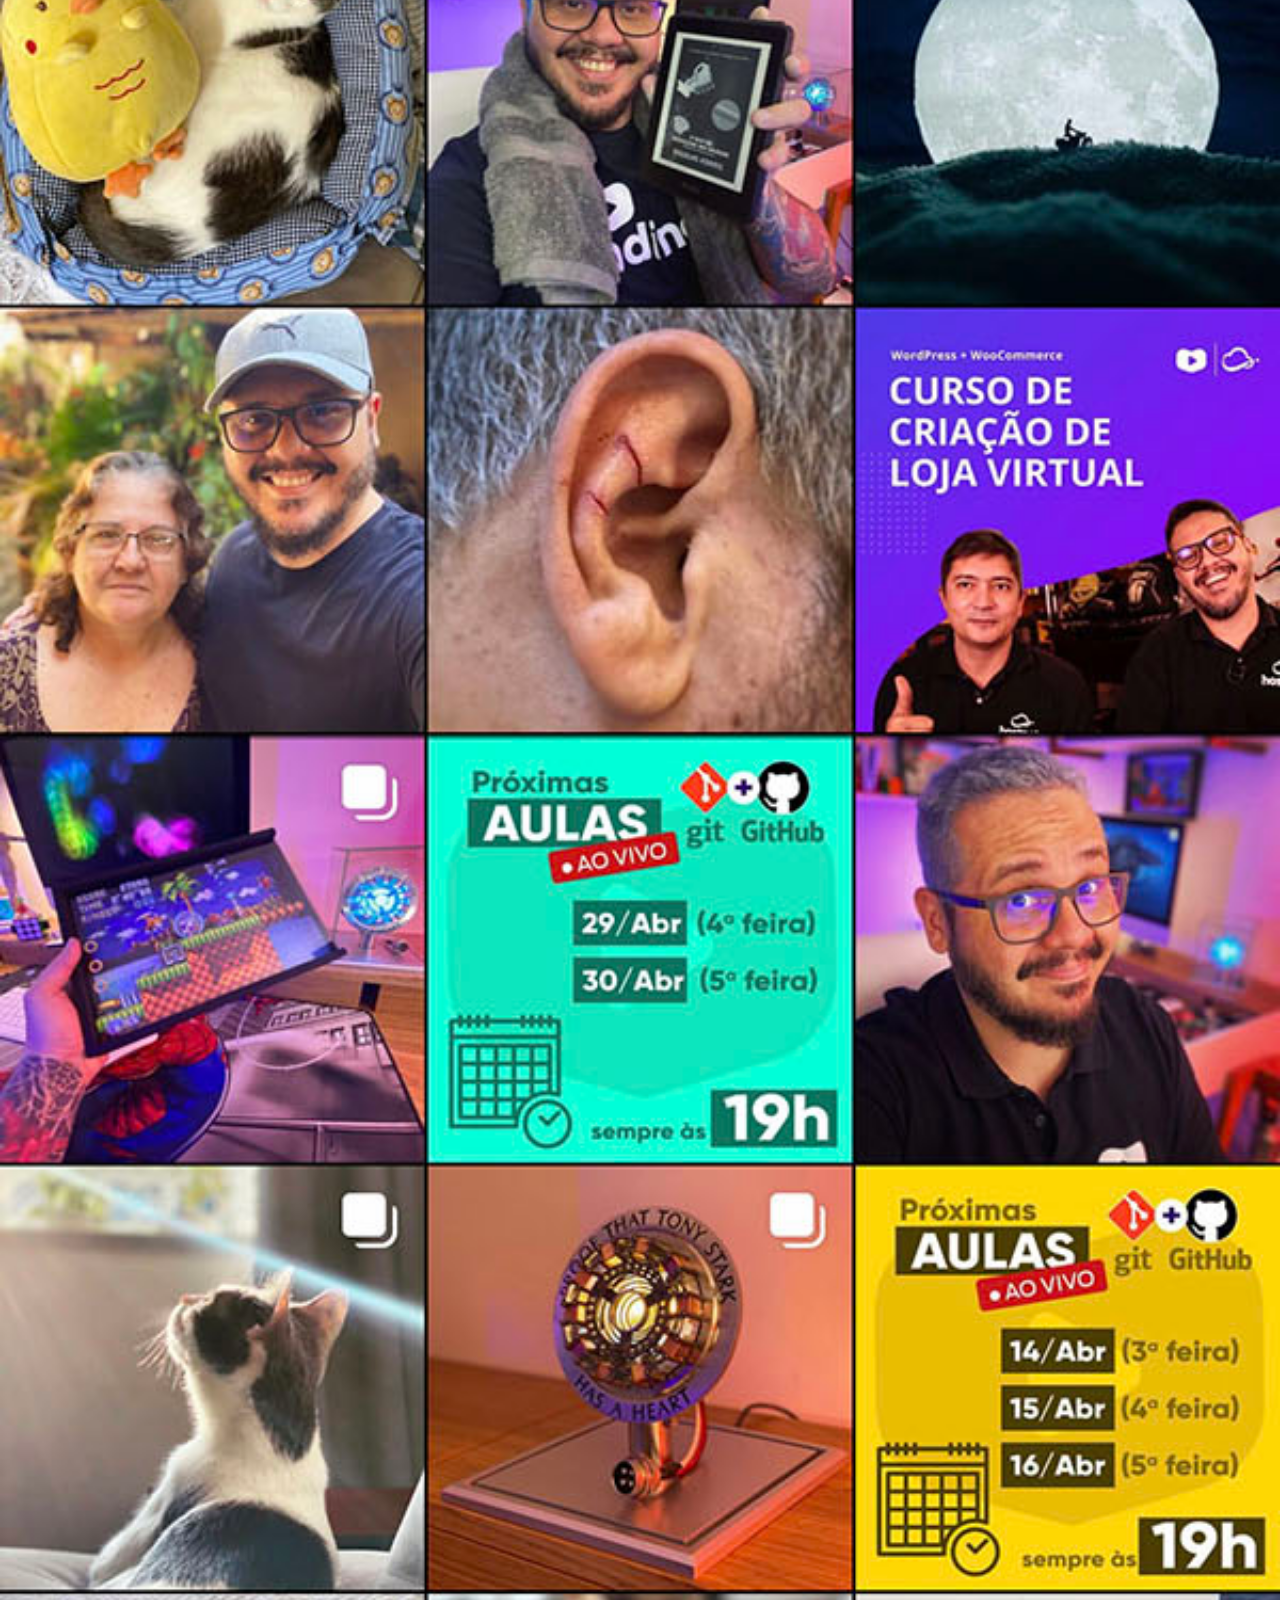
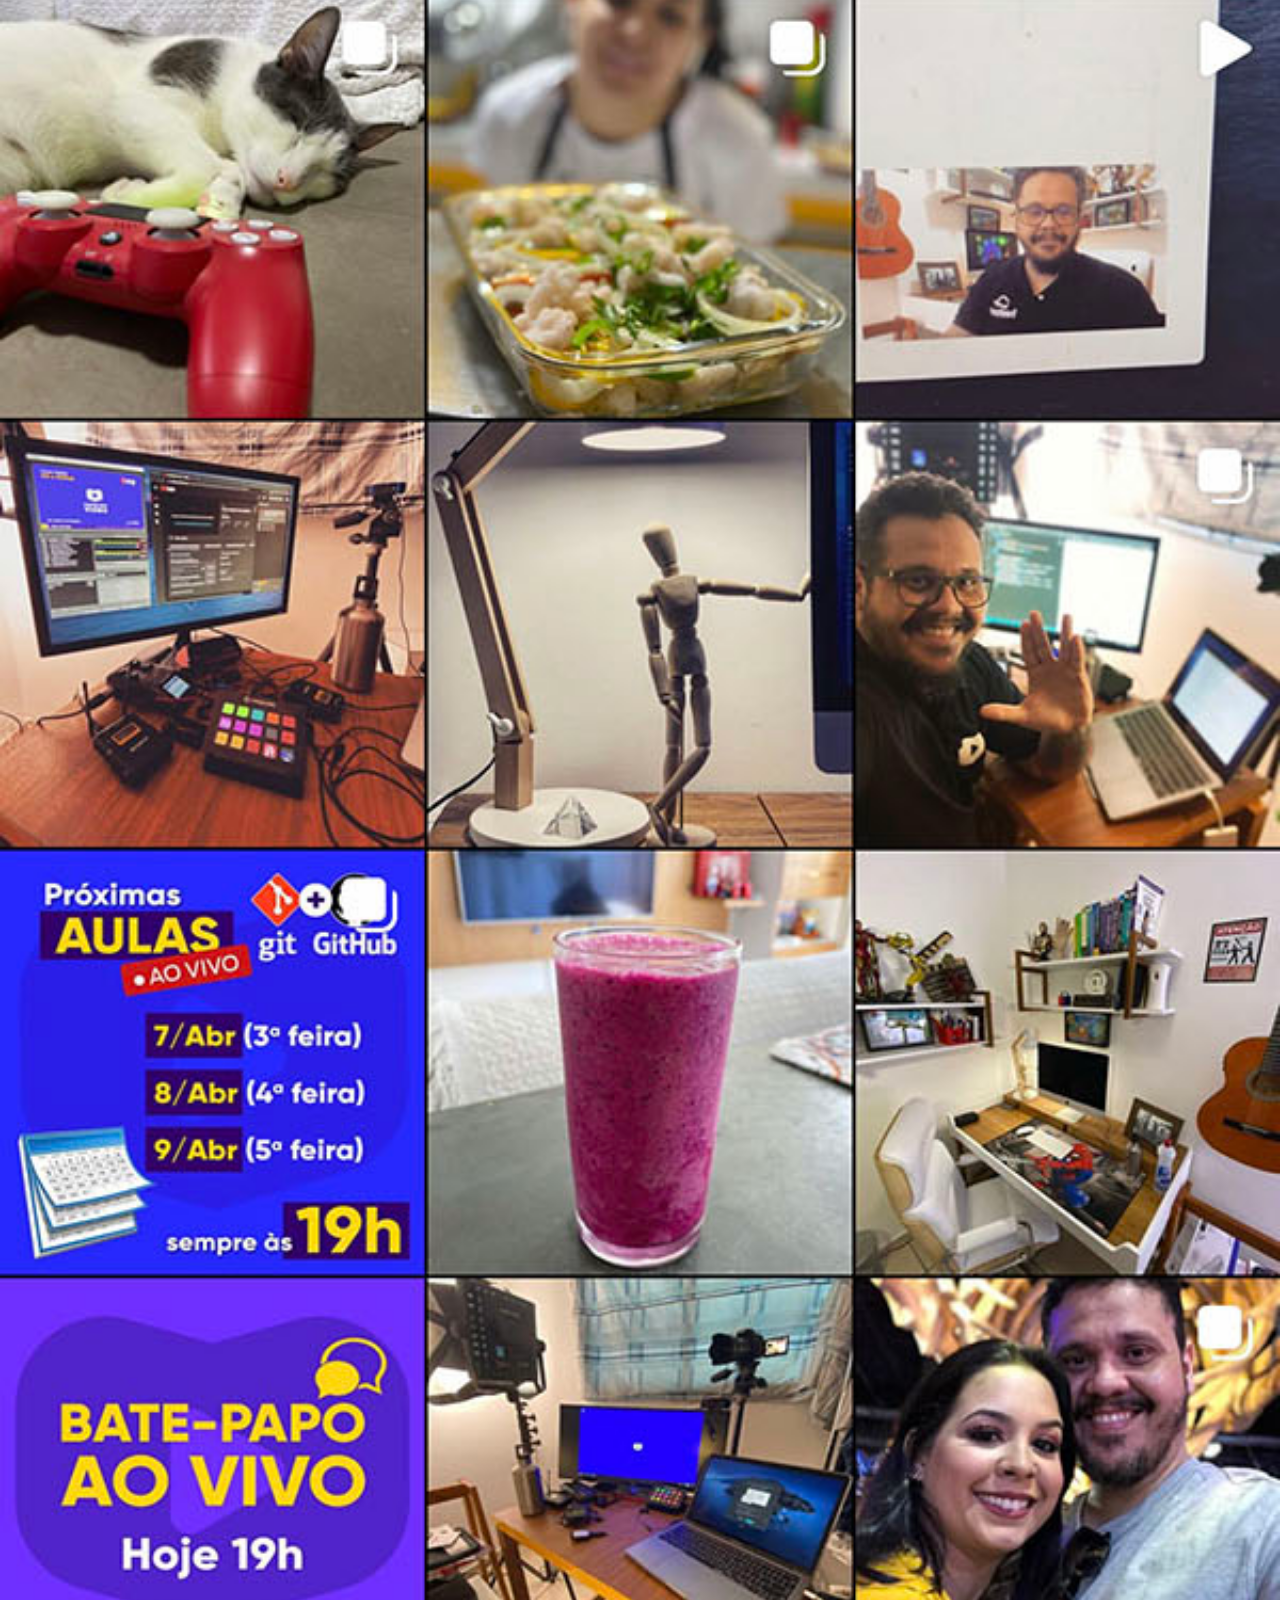
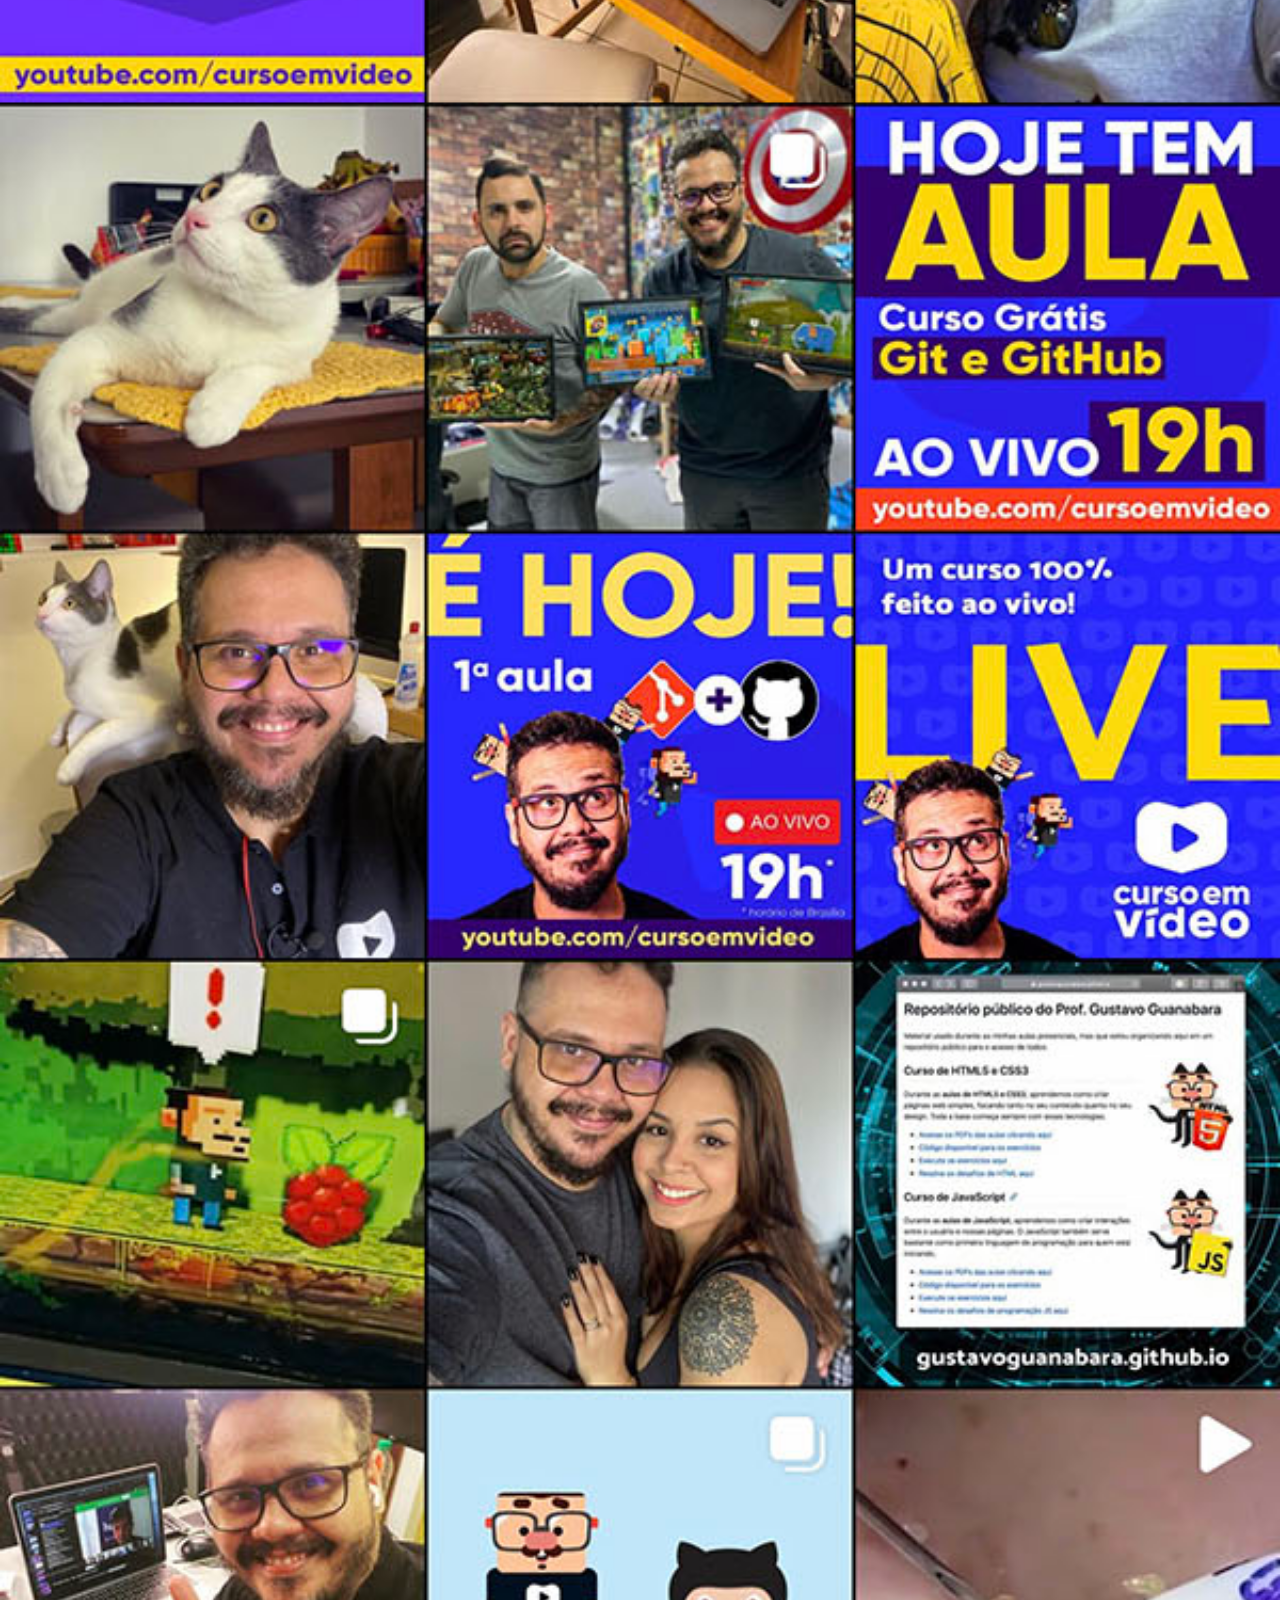
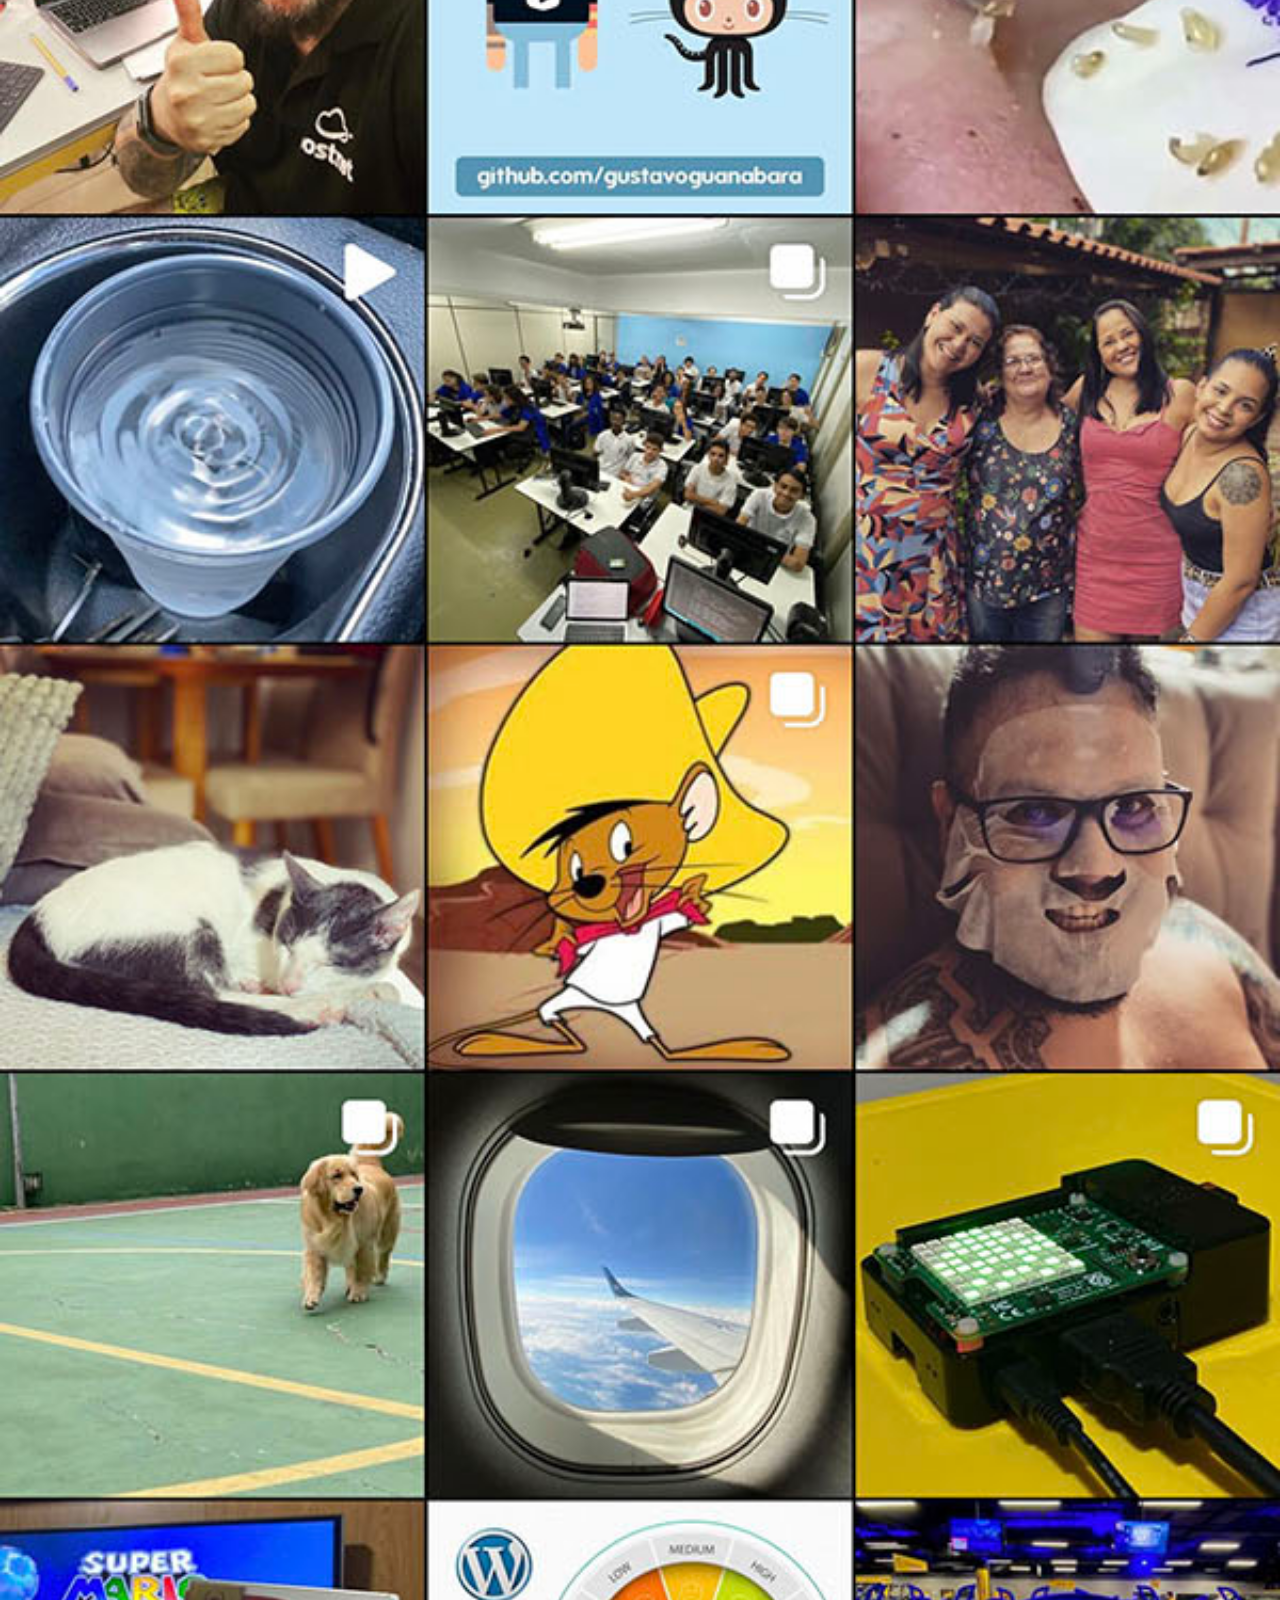
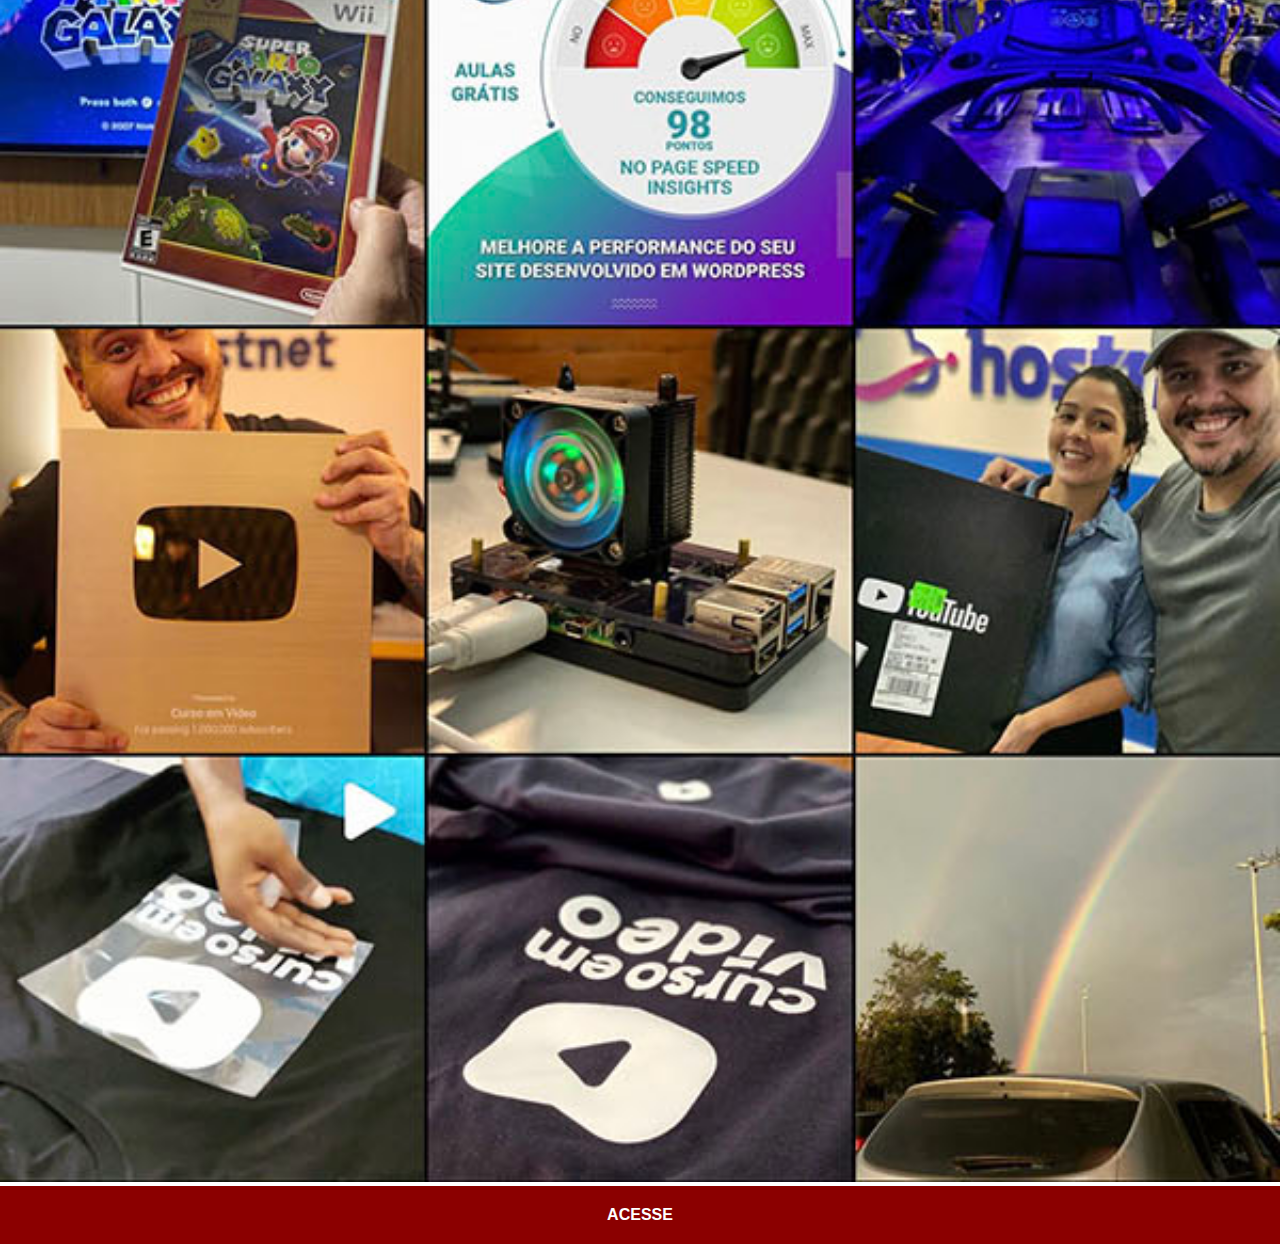
<file: instagram.html>
<!DOCTYPE html>
<html lang="pt-br">
<head>
    <meta charset="UTF-8">
    <meta name="viewport" content="width=device-width, initial-scale=1.0">
    <title>Instagram</title>
    <link rel="stylesheet" href="estilos/social.css">
</head>
<body>
    <img src="imagens/tela-instagram.jpg" alt="Instagram">
    <a href="https://www.instagram.com/gustavoguanabara/" target="_blank">ACESSE</a>
</body>
</html>
</file>
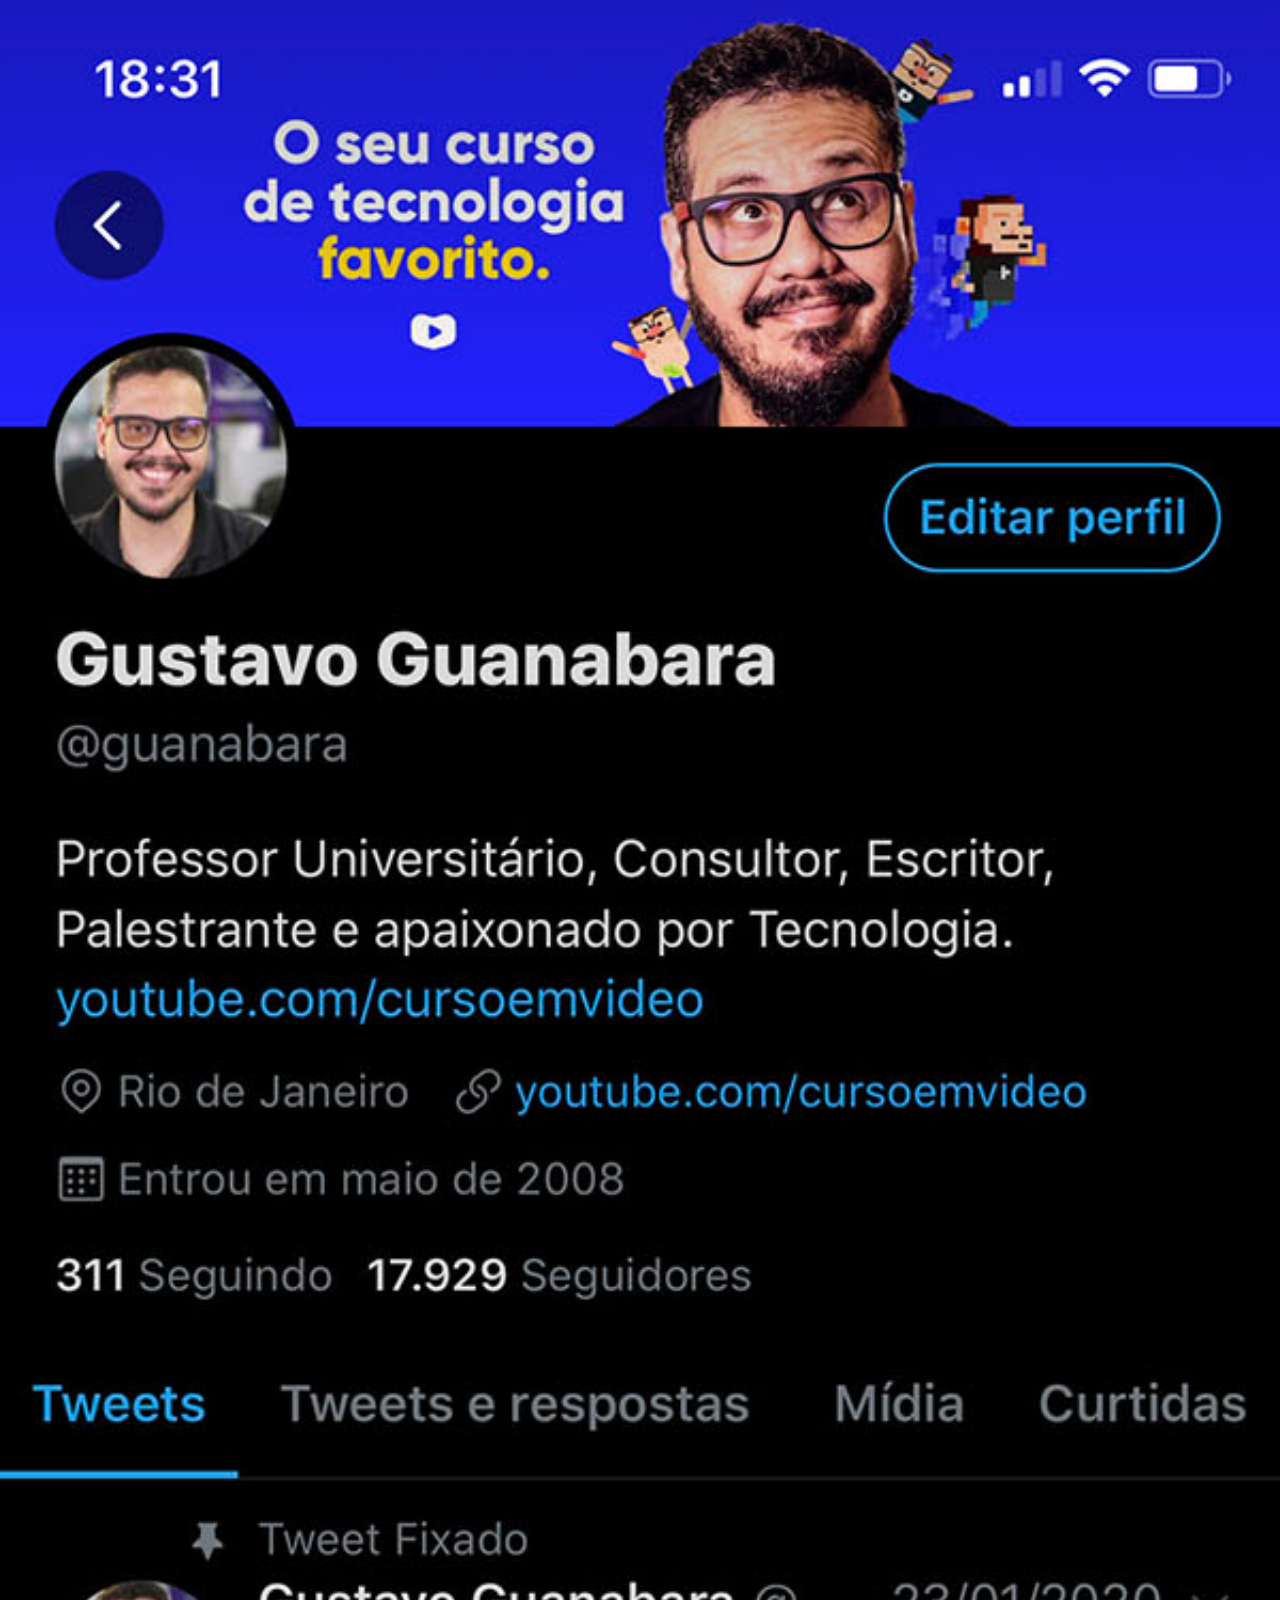
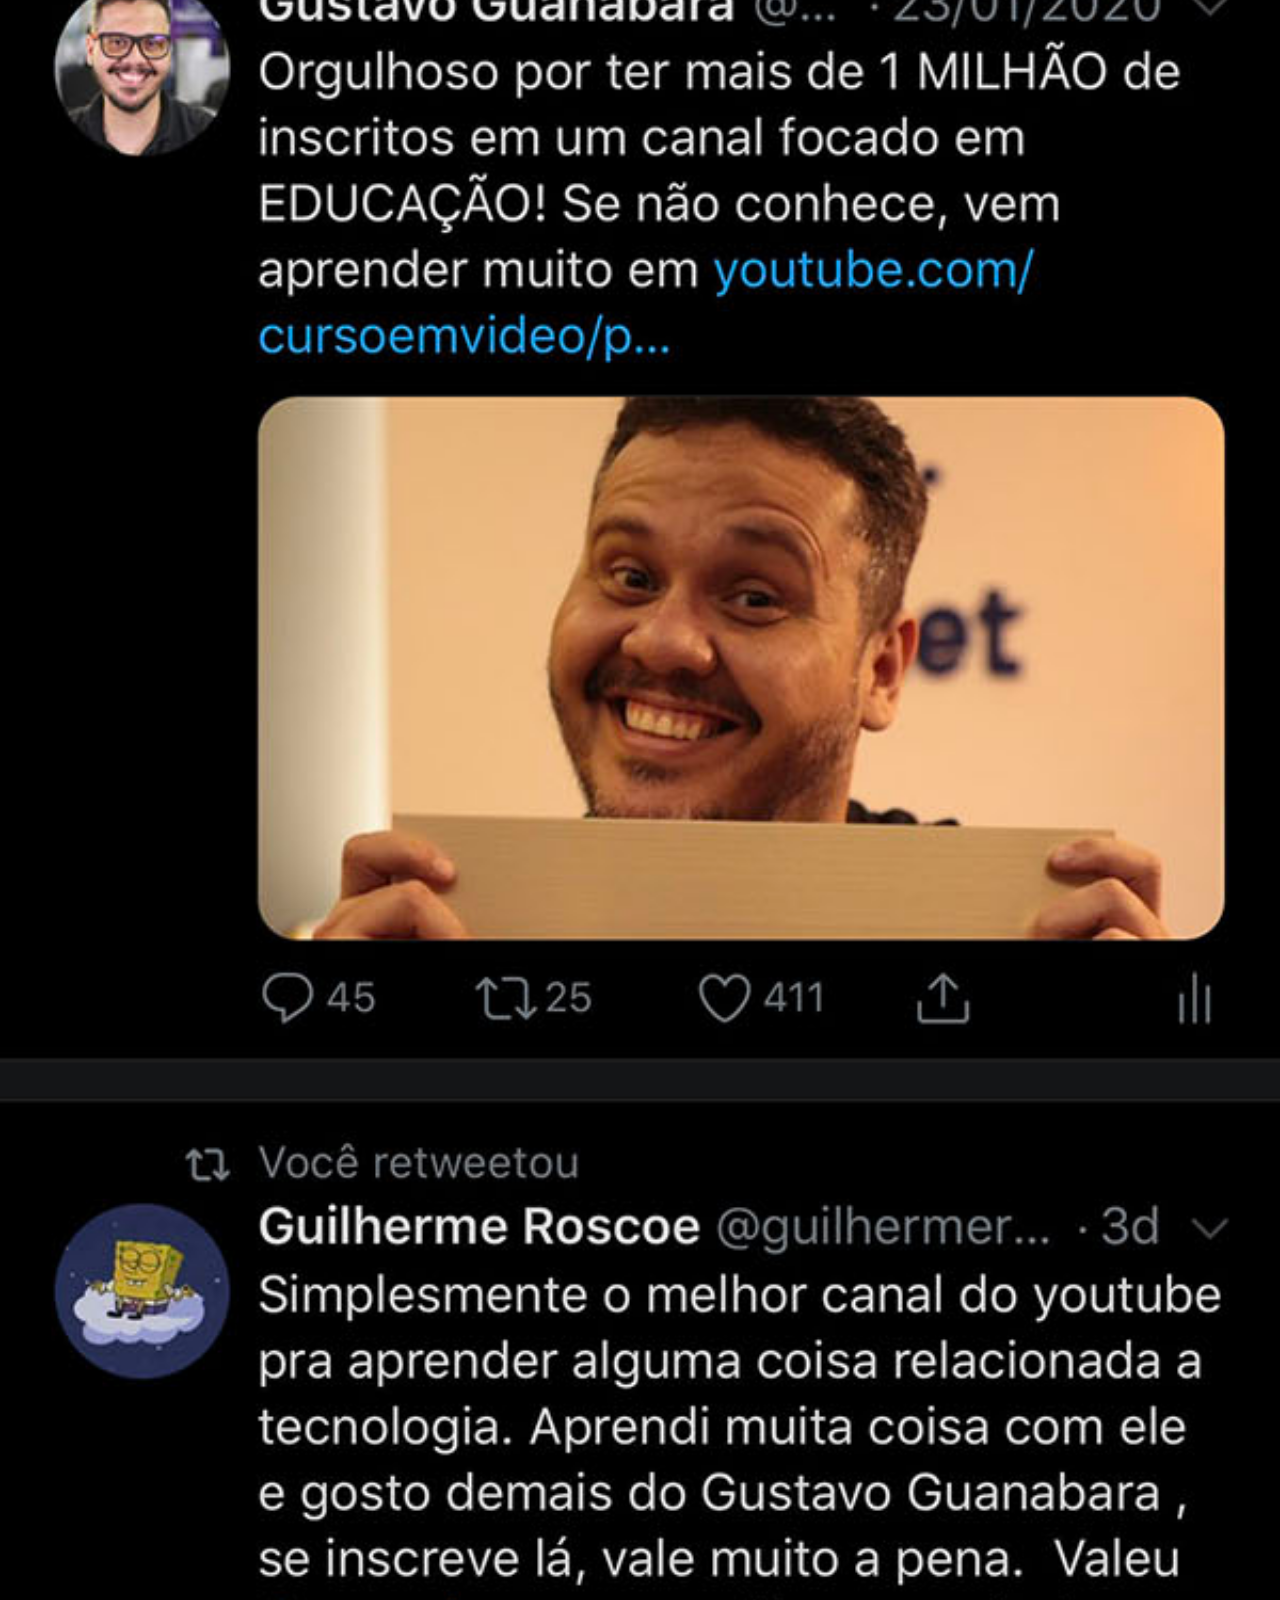
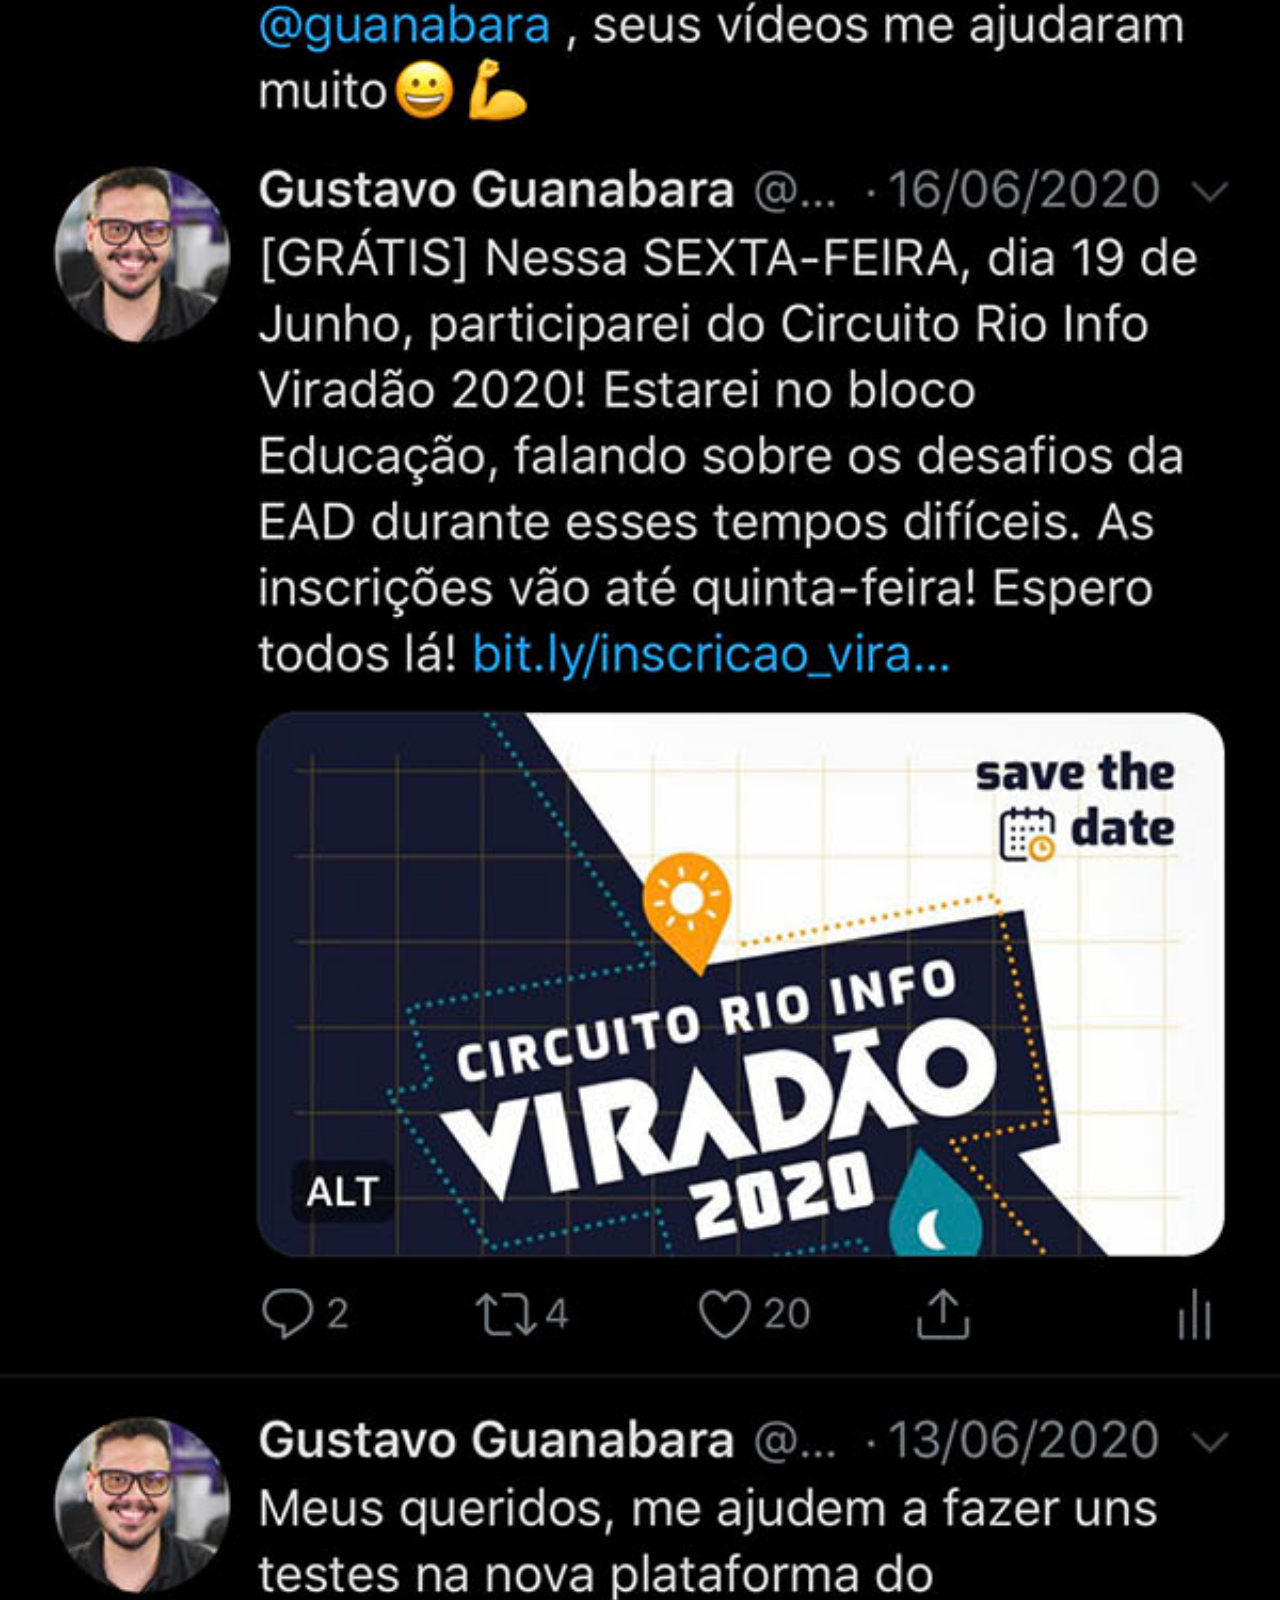
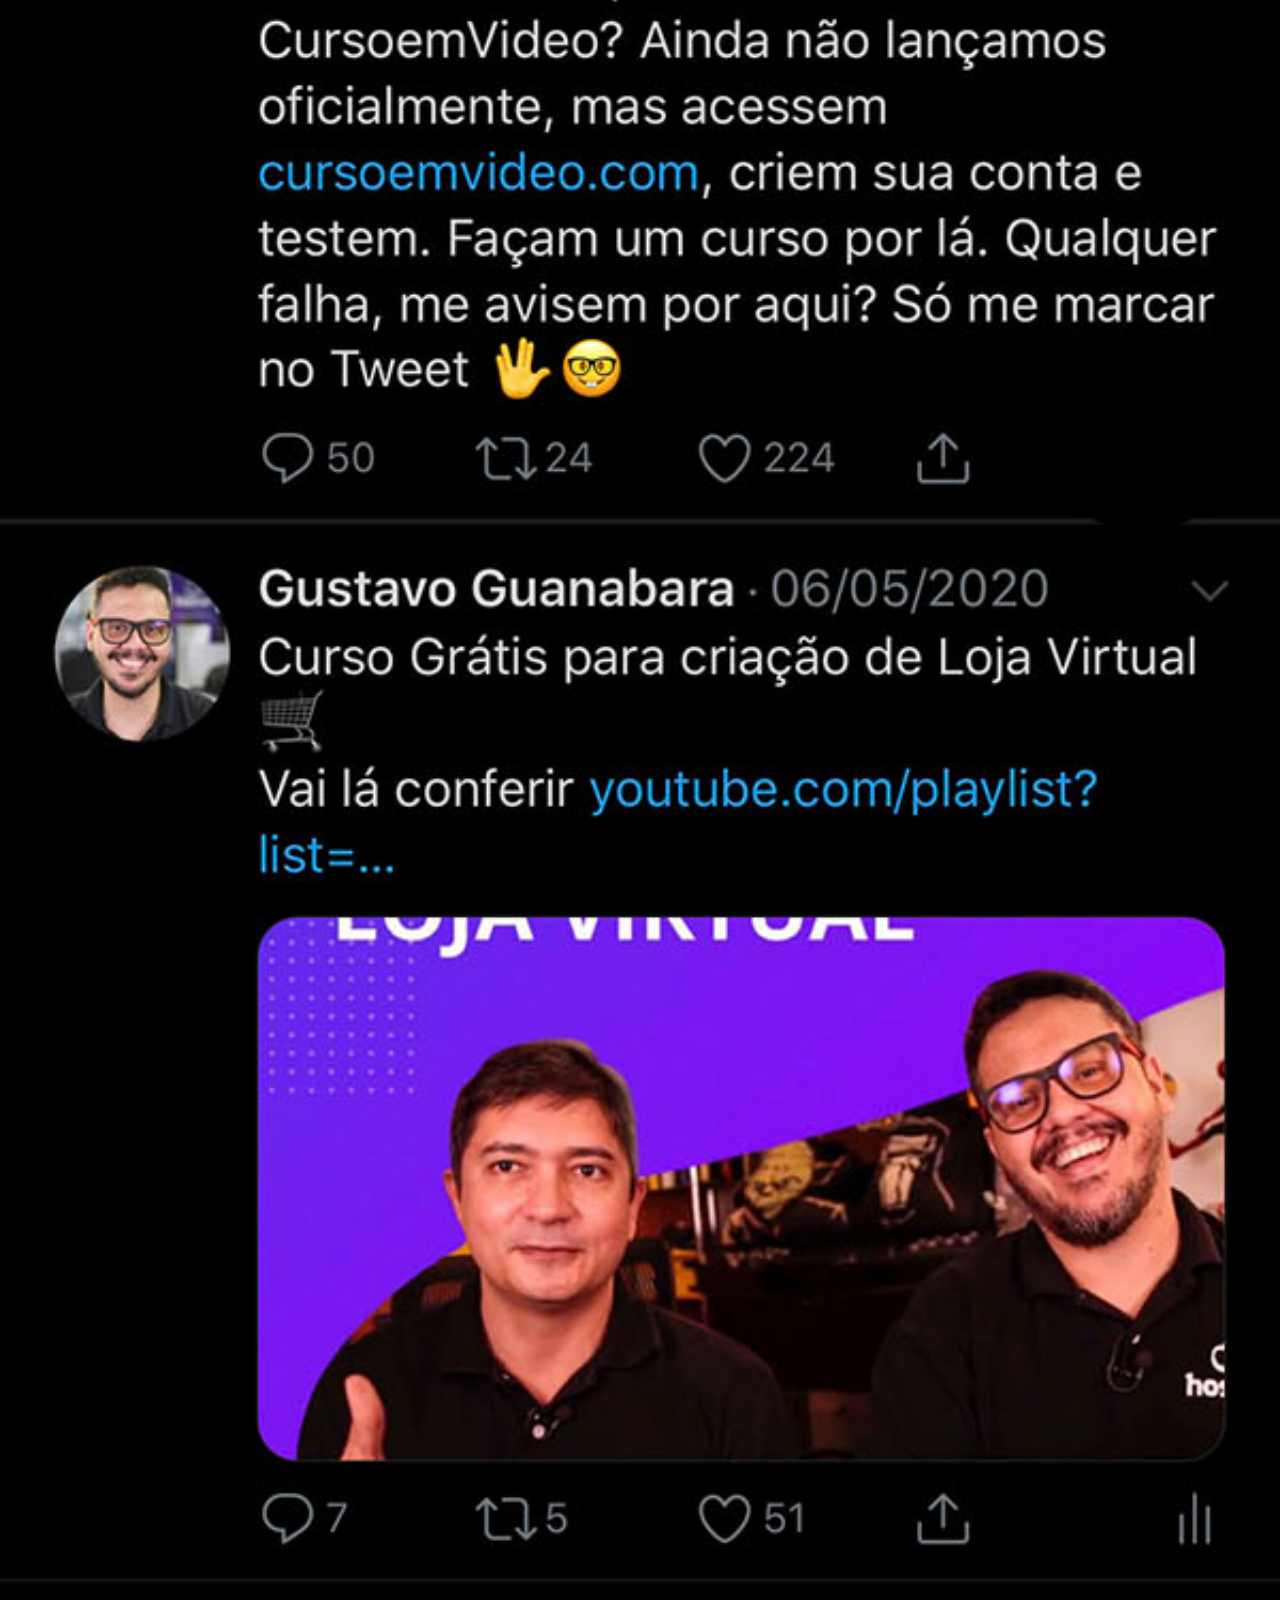
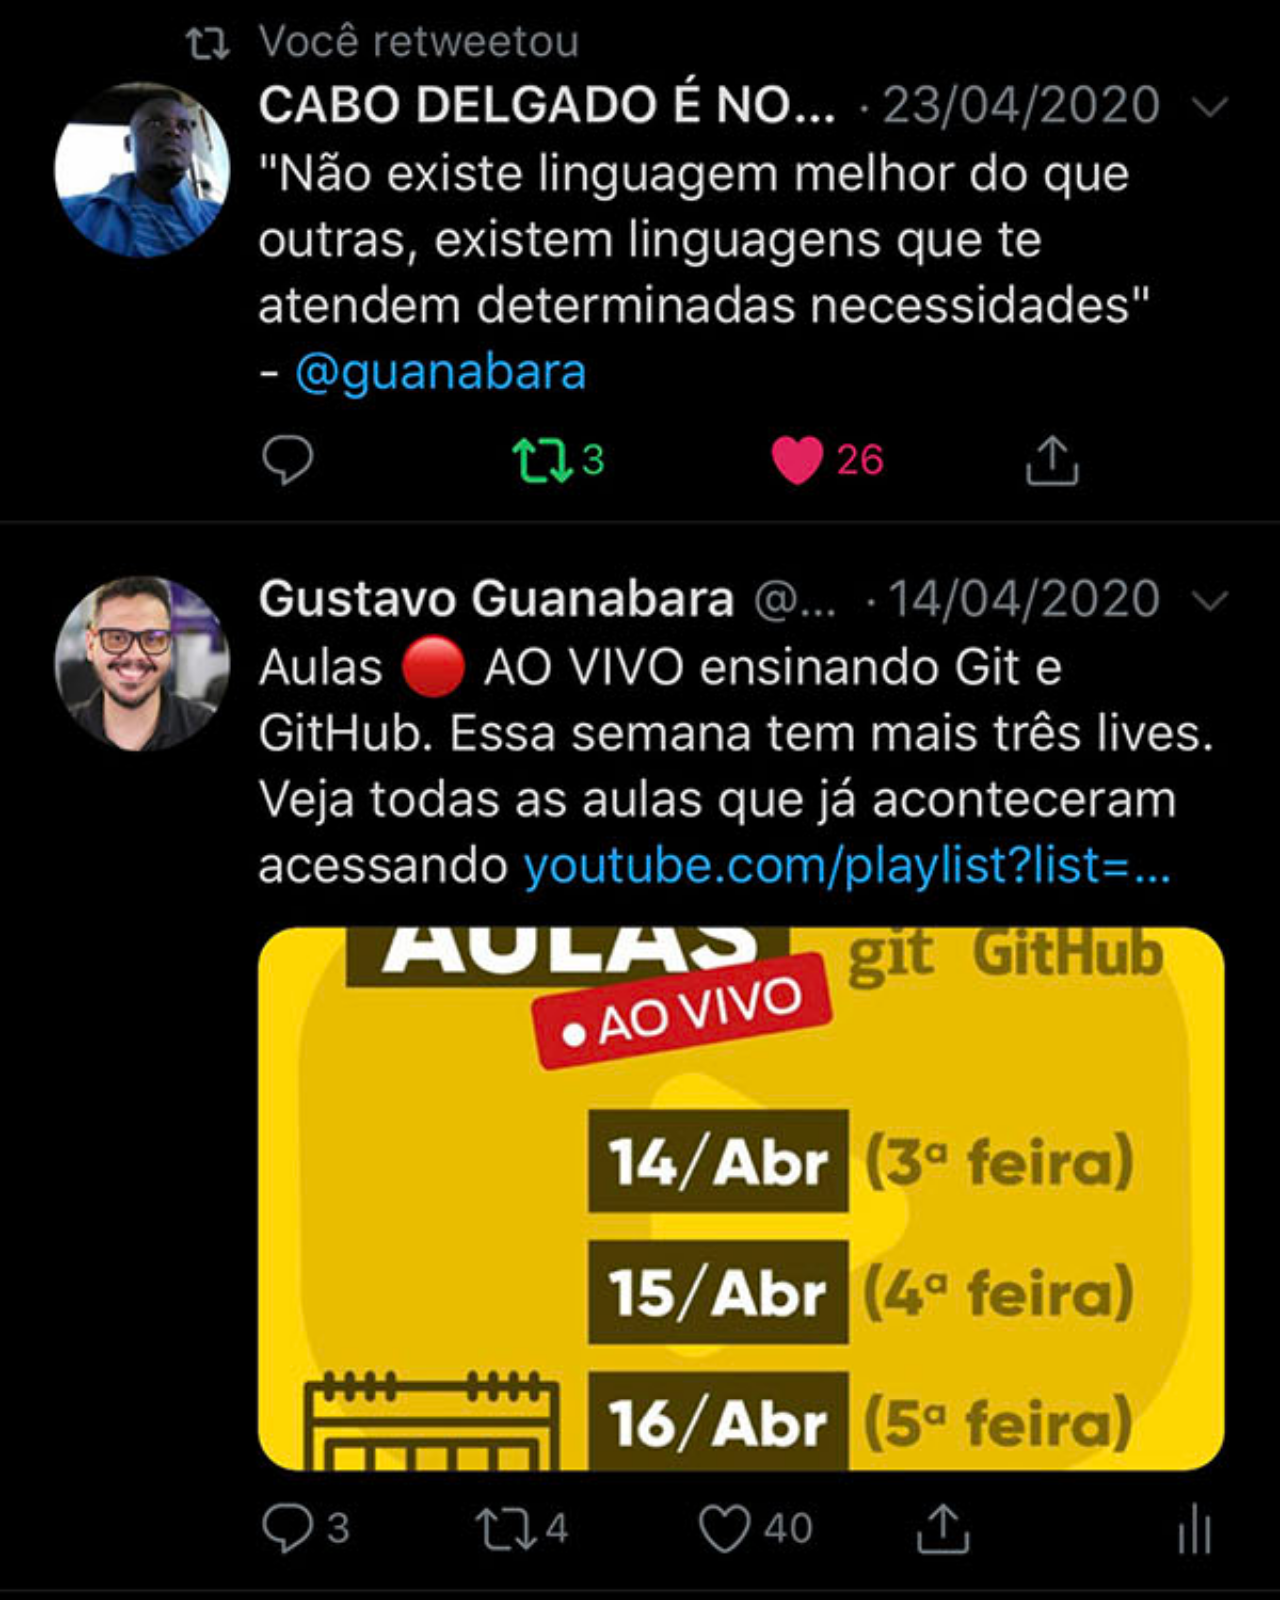
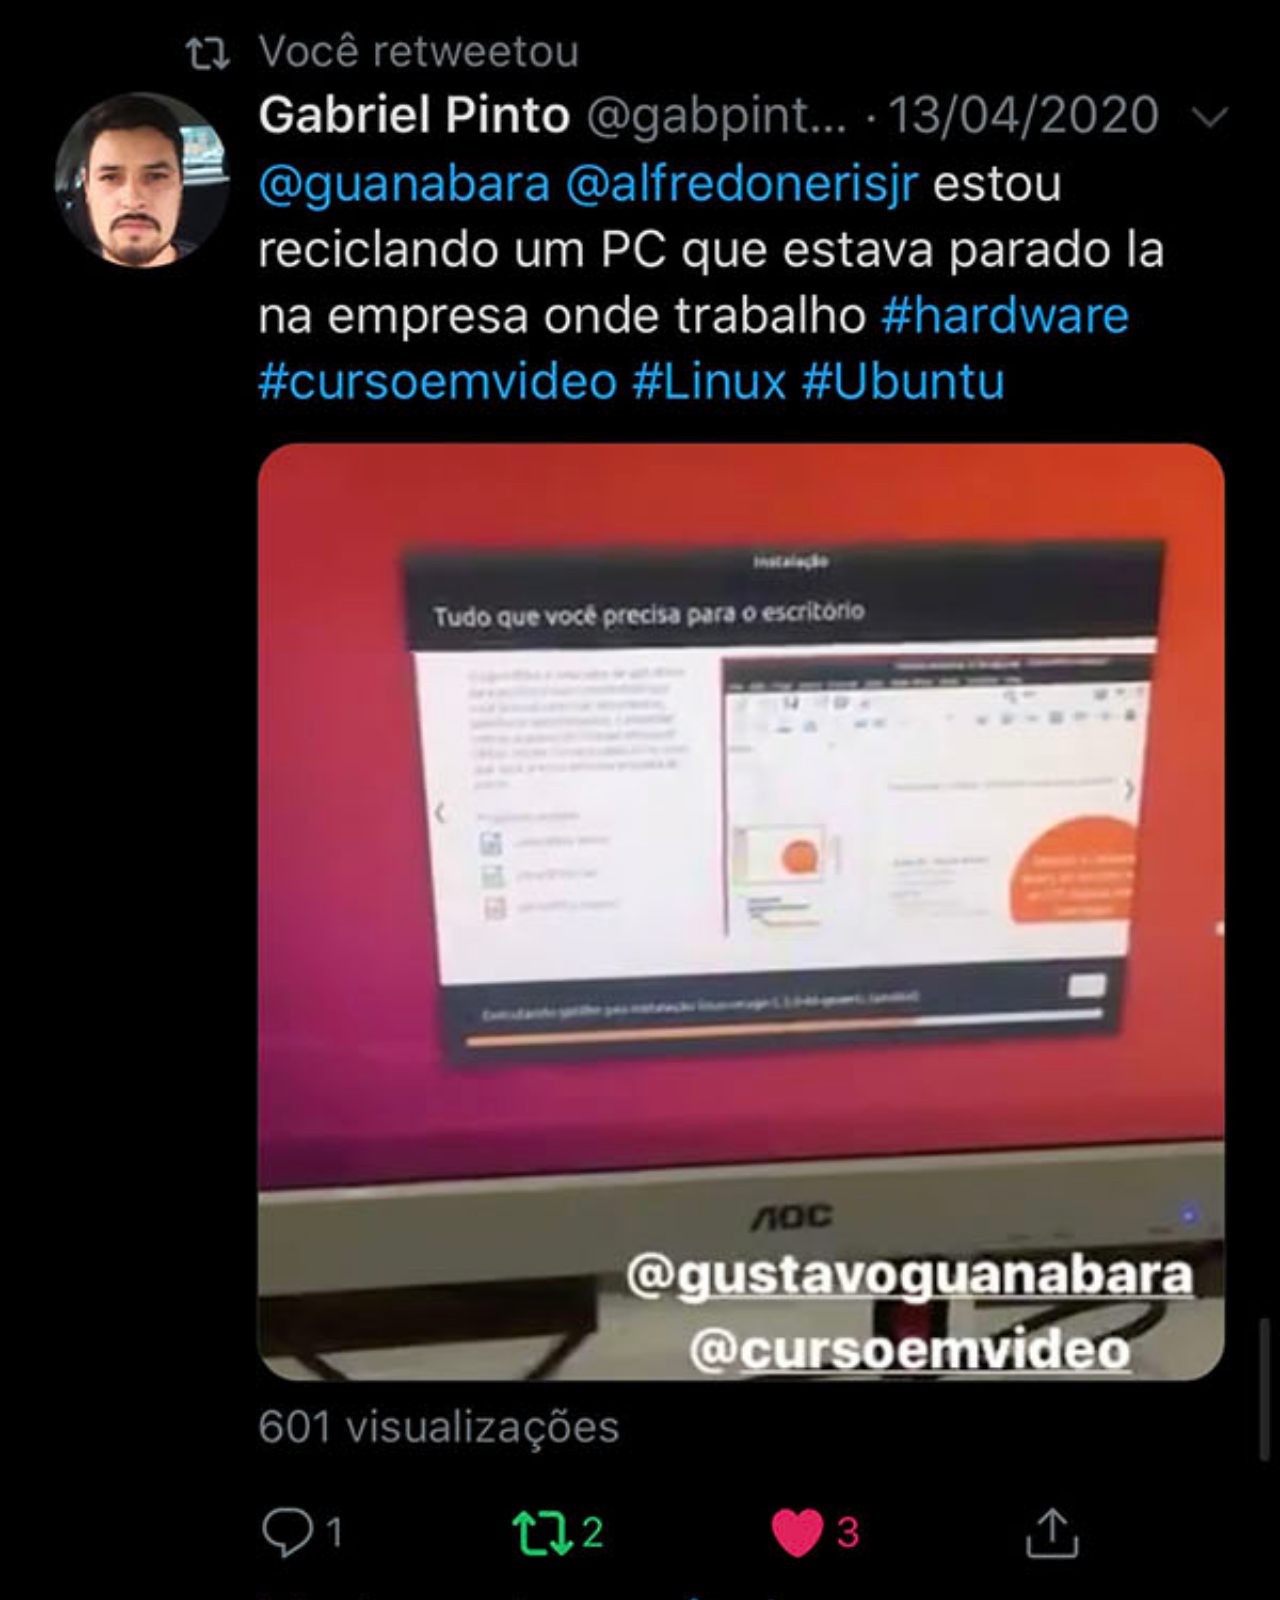
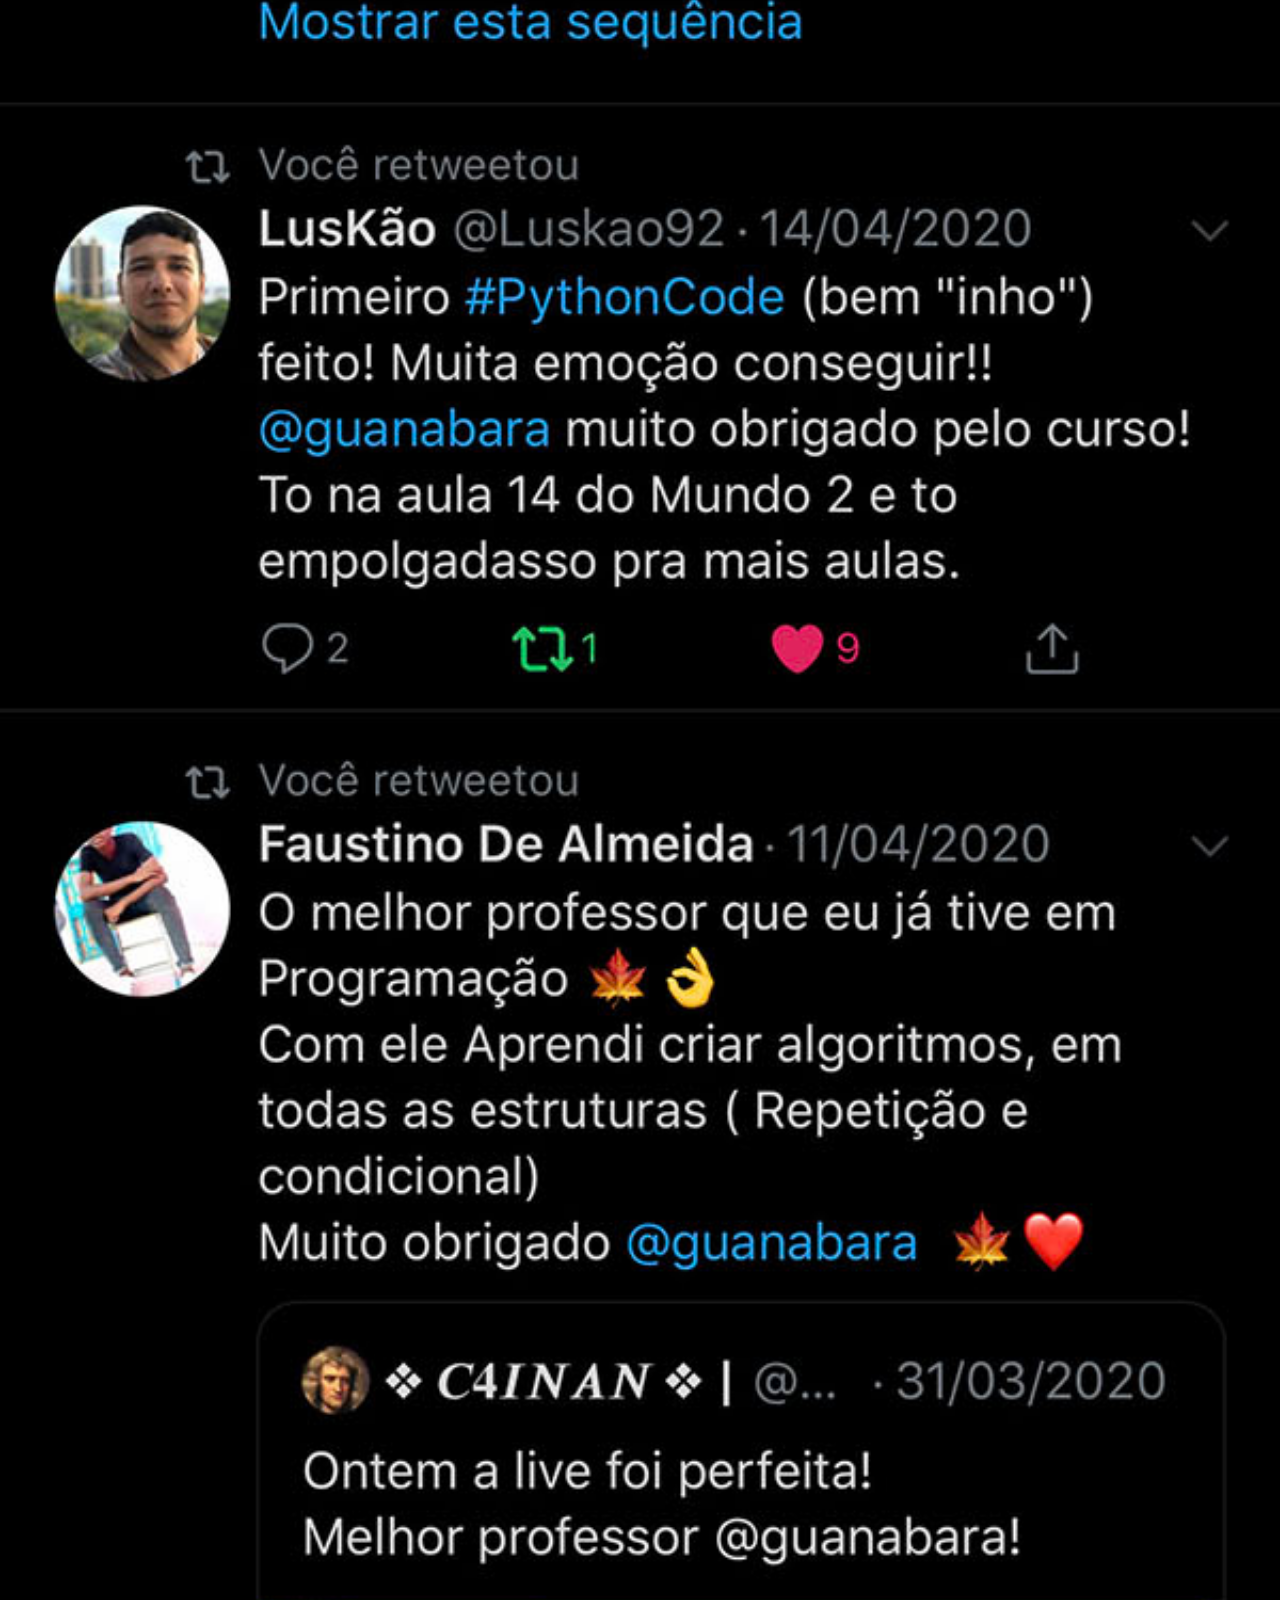
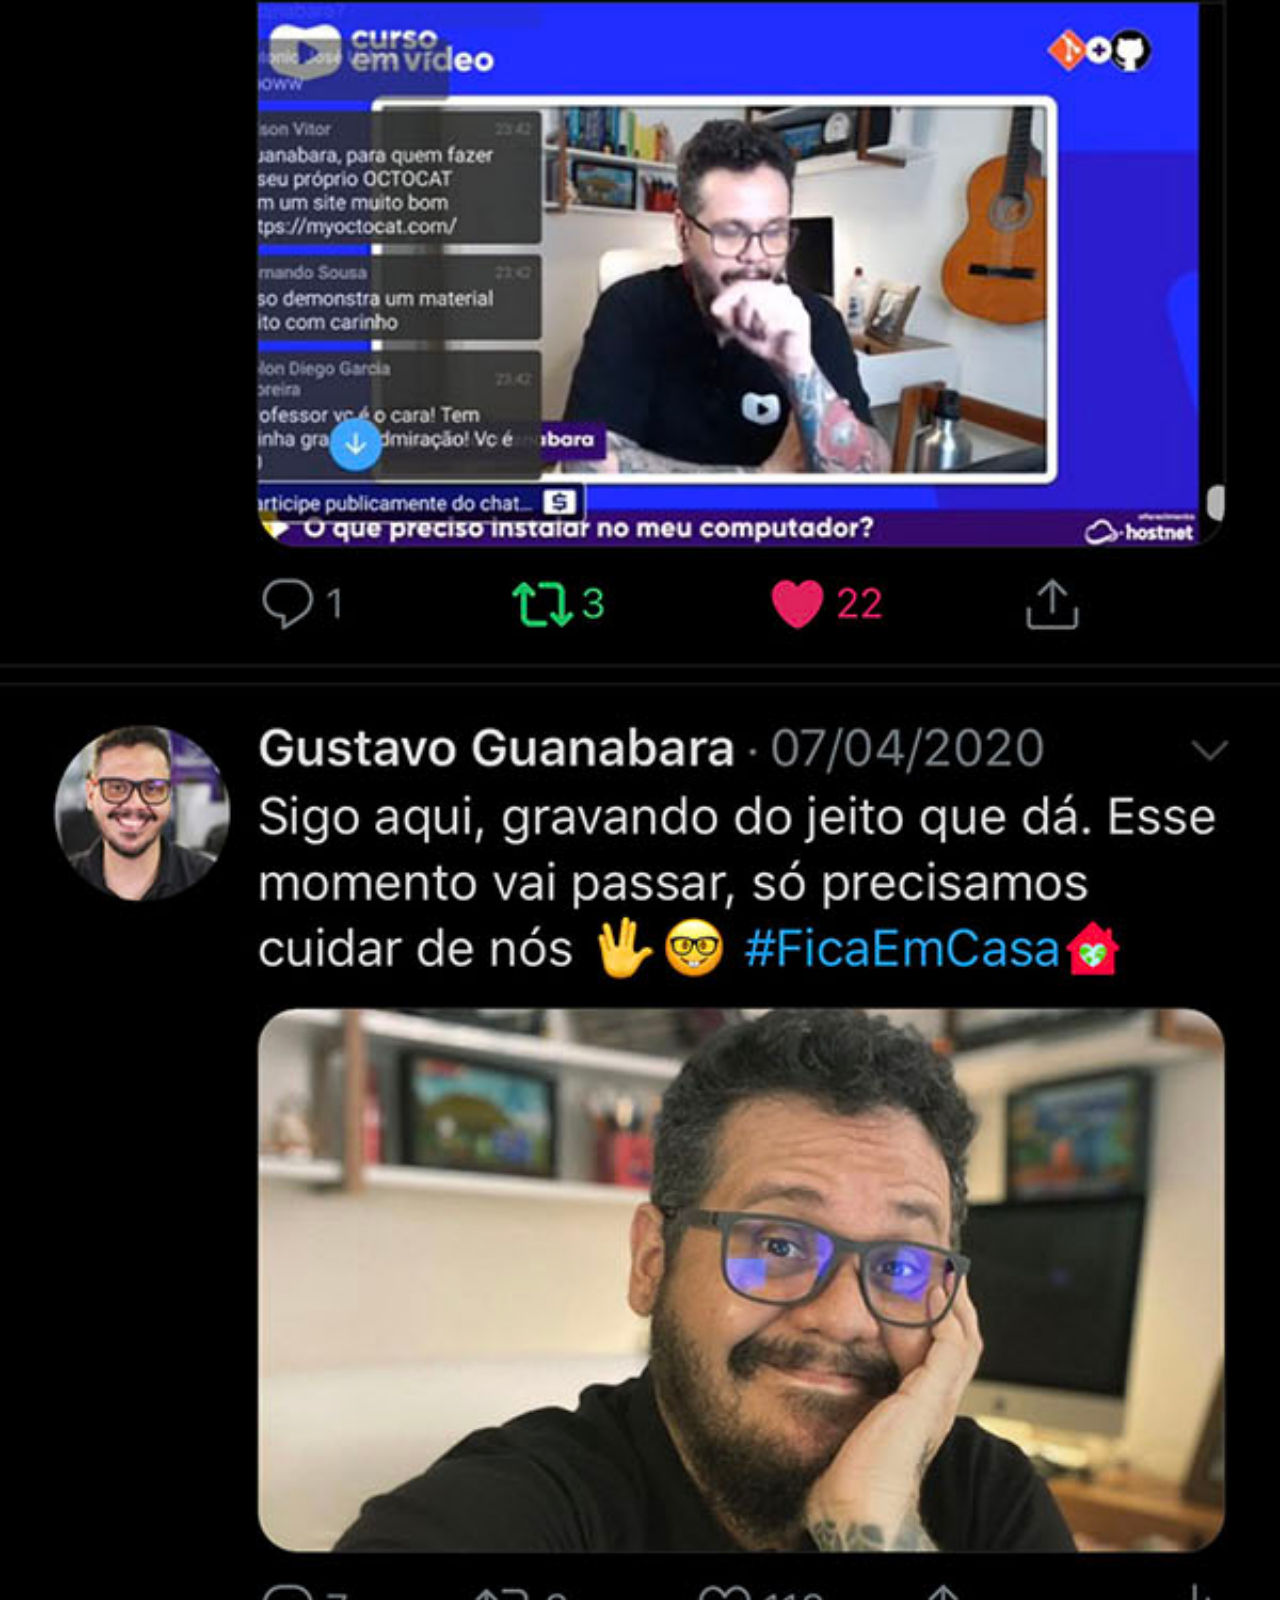
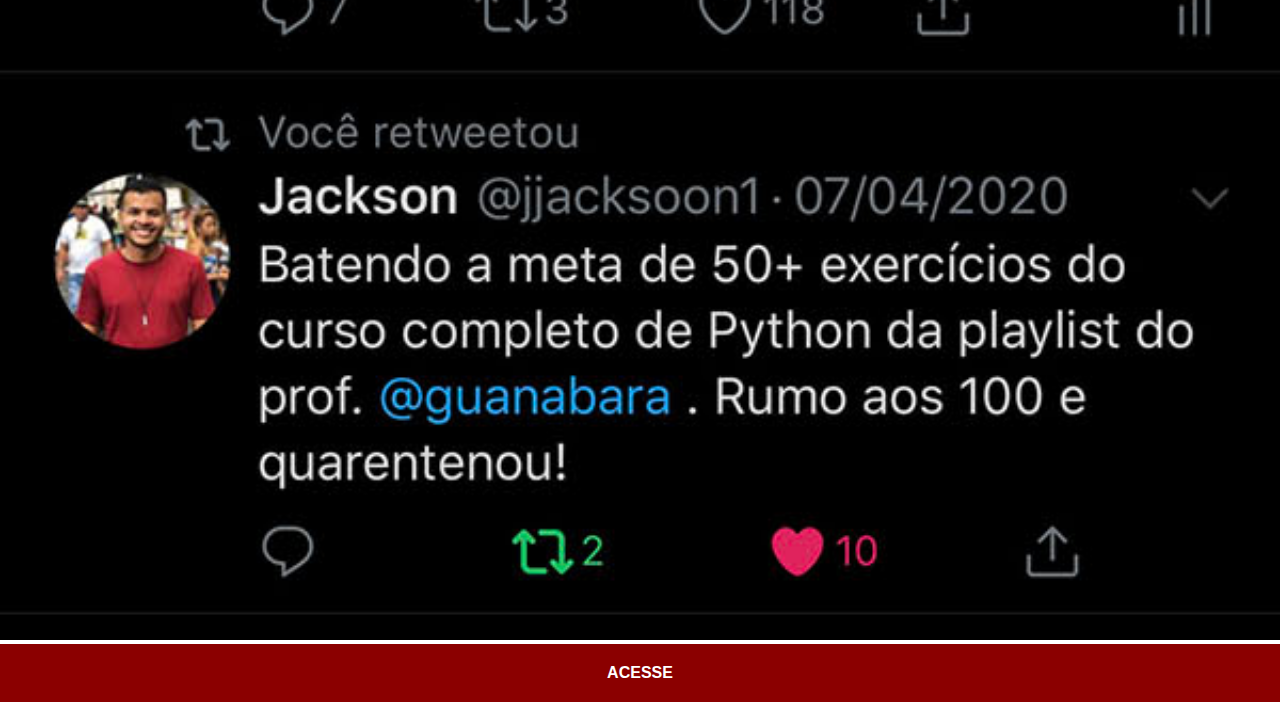
<file: twitter.html>
<!DOCTYPE html>
<html lang="pt-br">
<head>
    <meta charset="UTF-8">
    <meta name="viewport" content="width=device-width, initial-scale=1.0">
    <title>Twitter</title>
    <link rel="stylesheet" href="estilos/social.css">
</head>
<body>
    <img src="imagens/tela-twitter.jpg" alt="Twitter">
    <a href="https://x.com/guanabara" target="_blank">ACESSE</a>
</body>
</html>
</file>
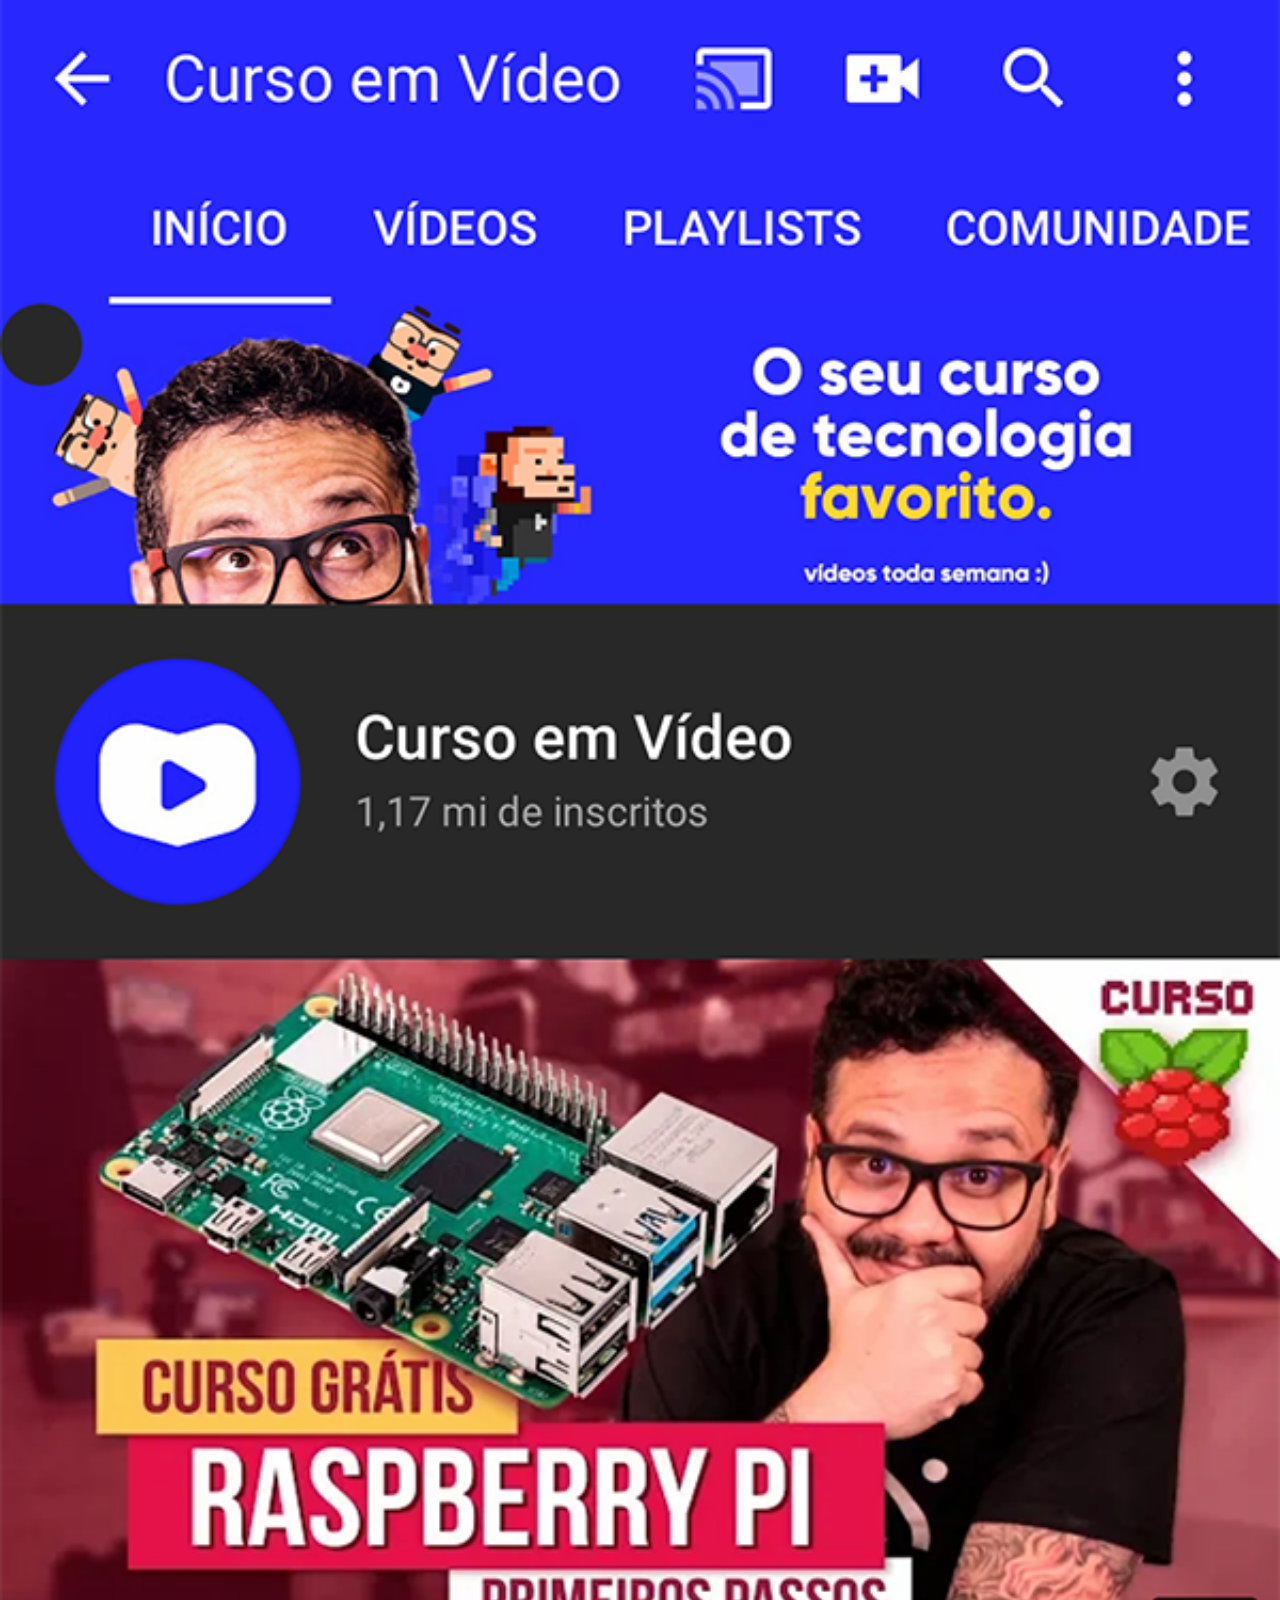
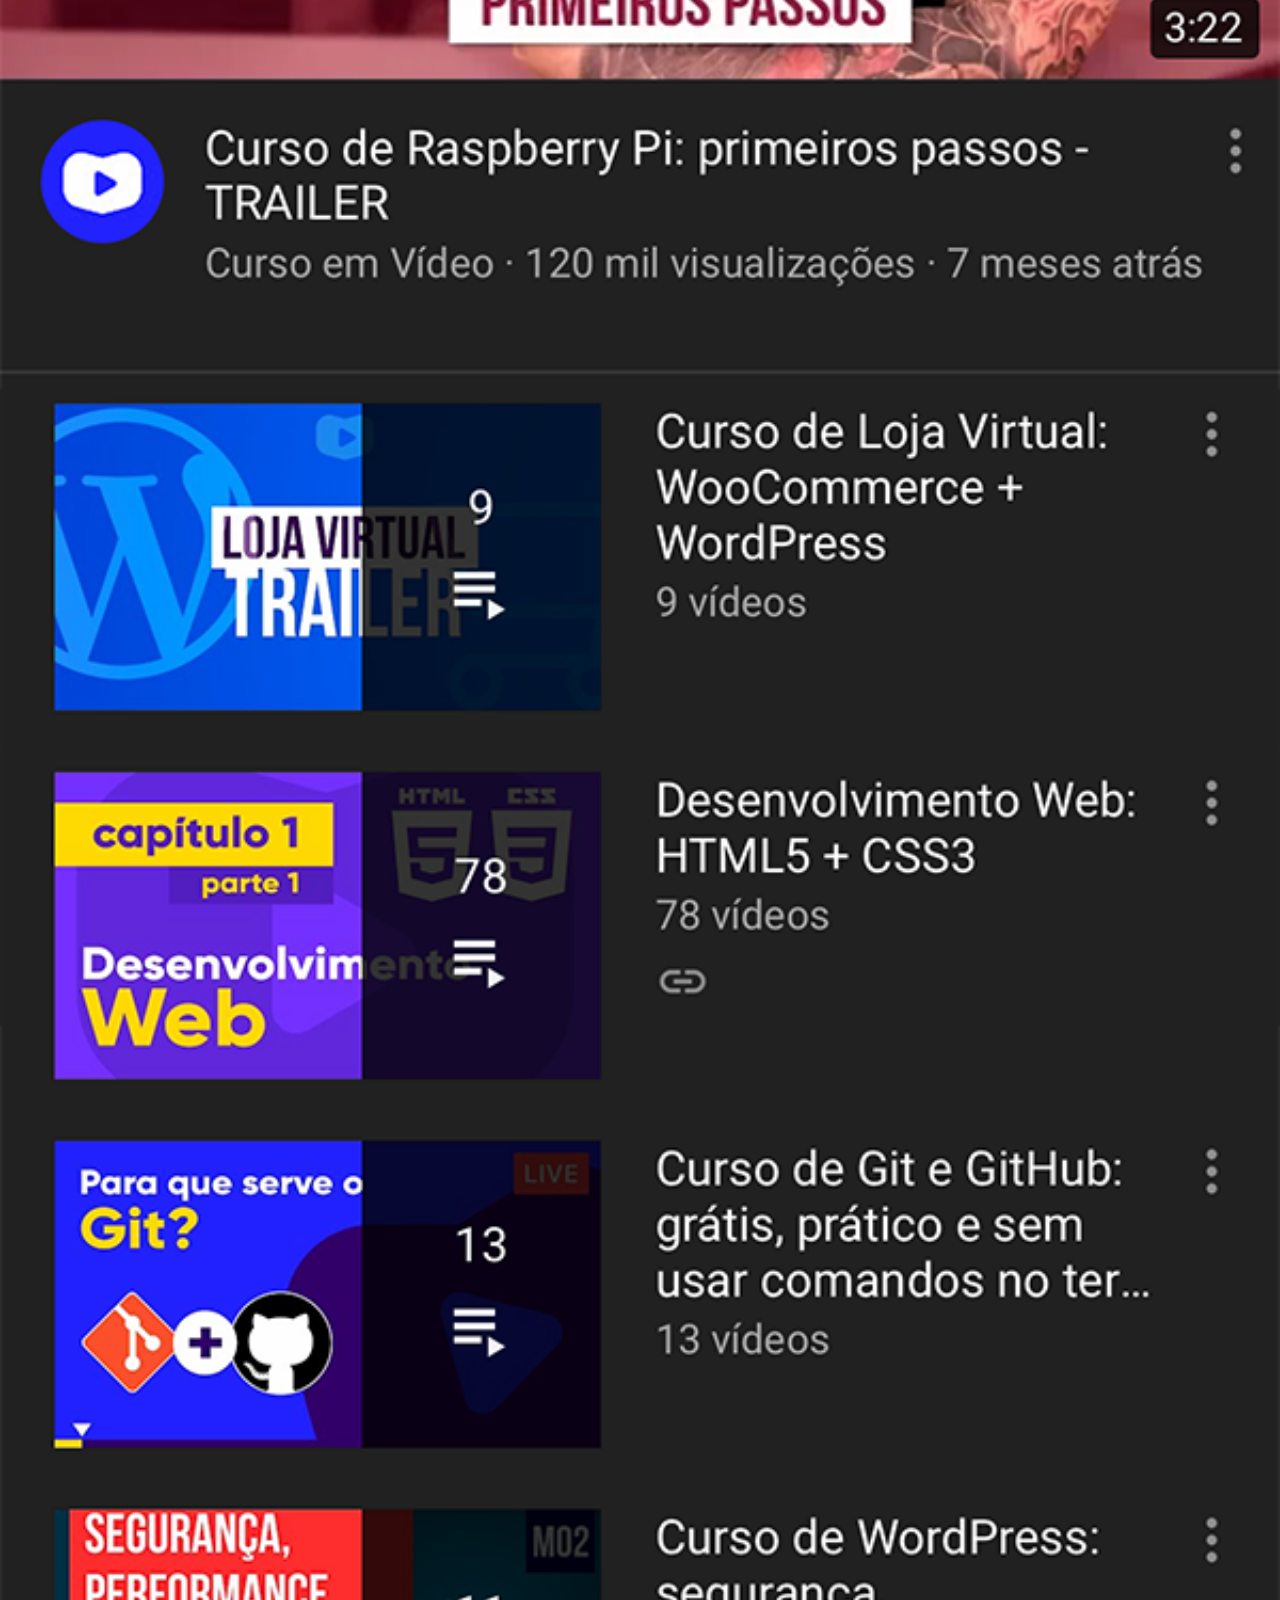
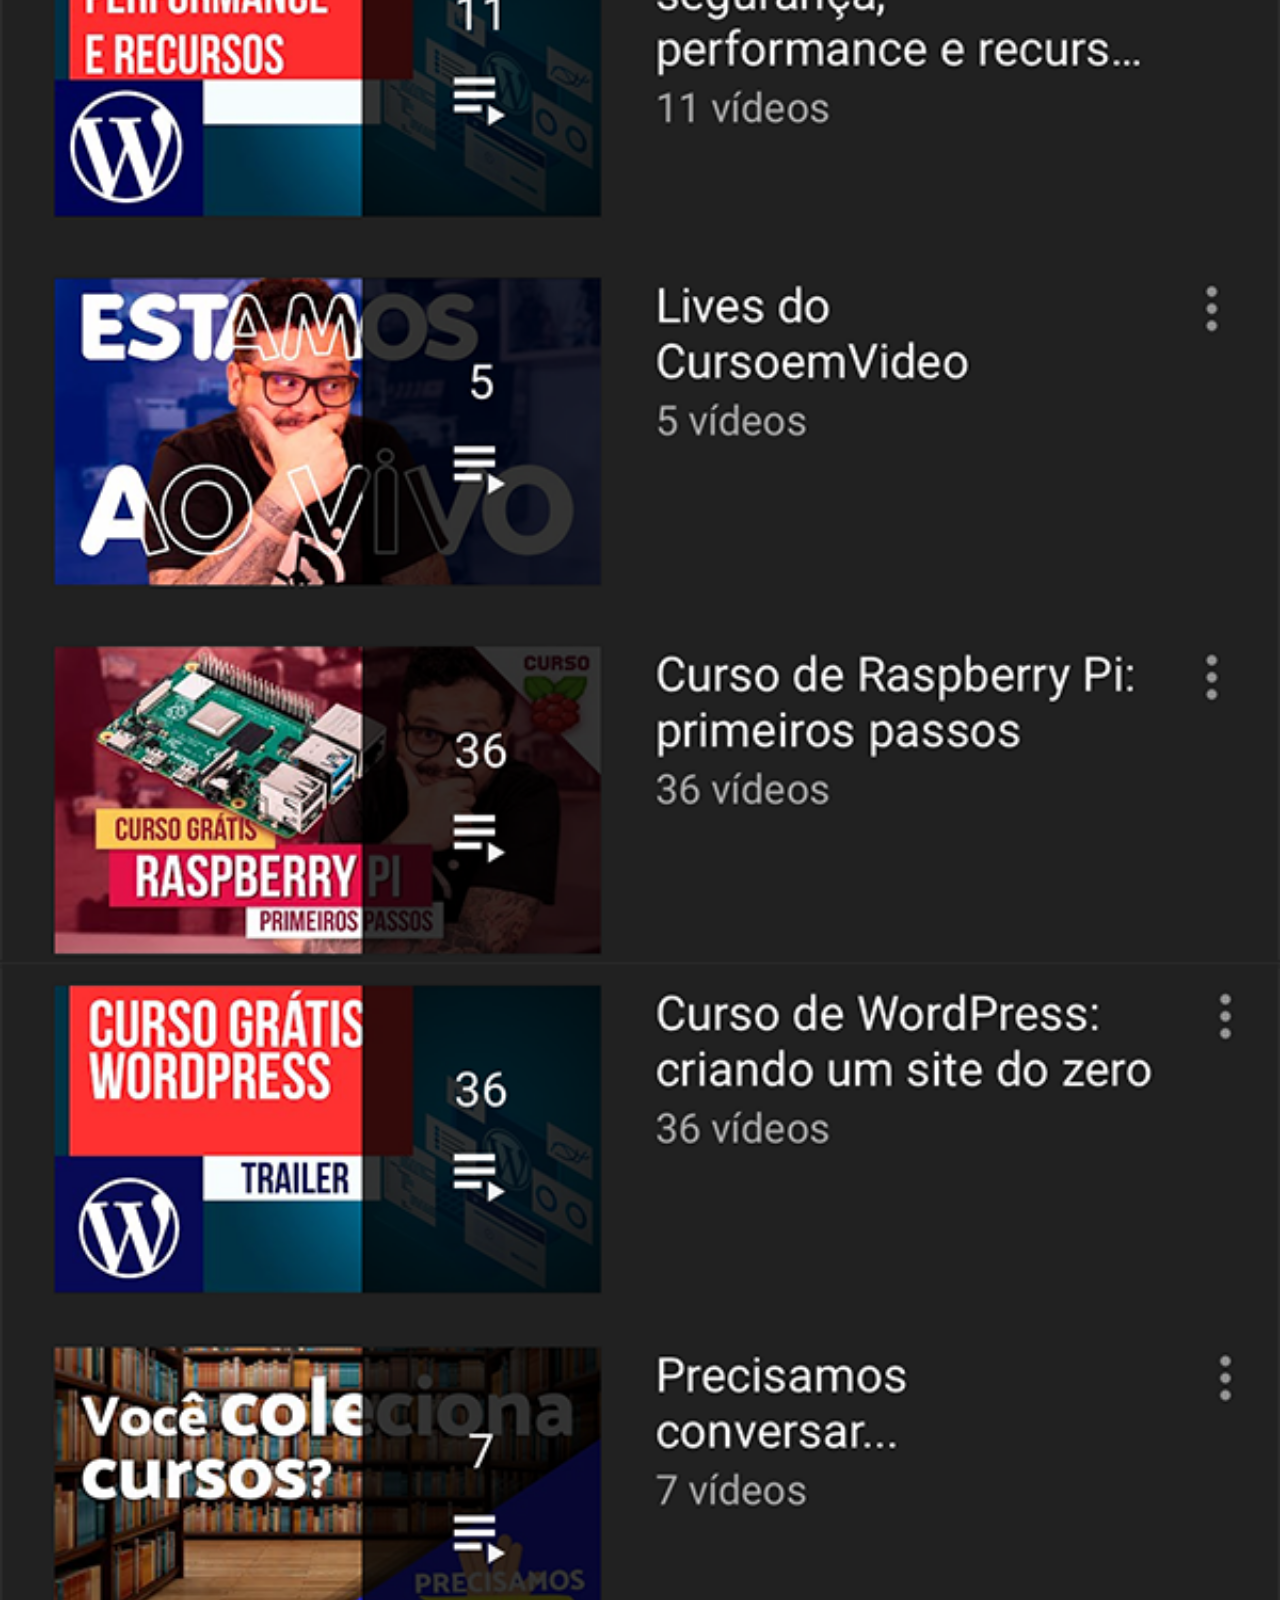
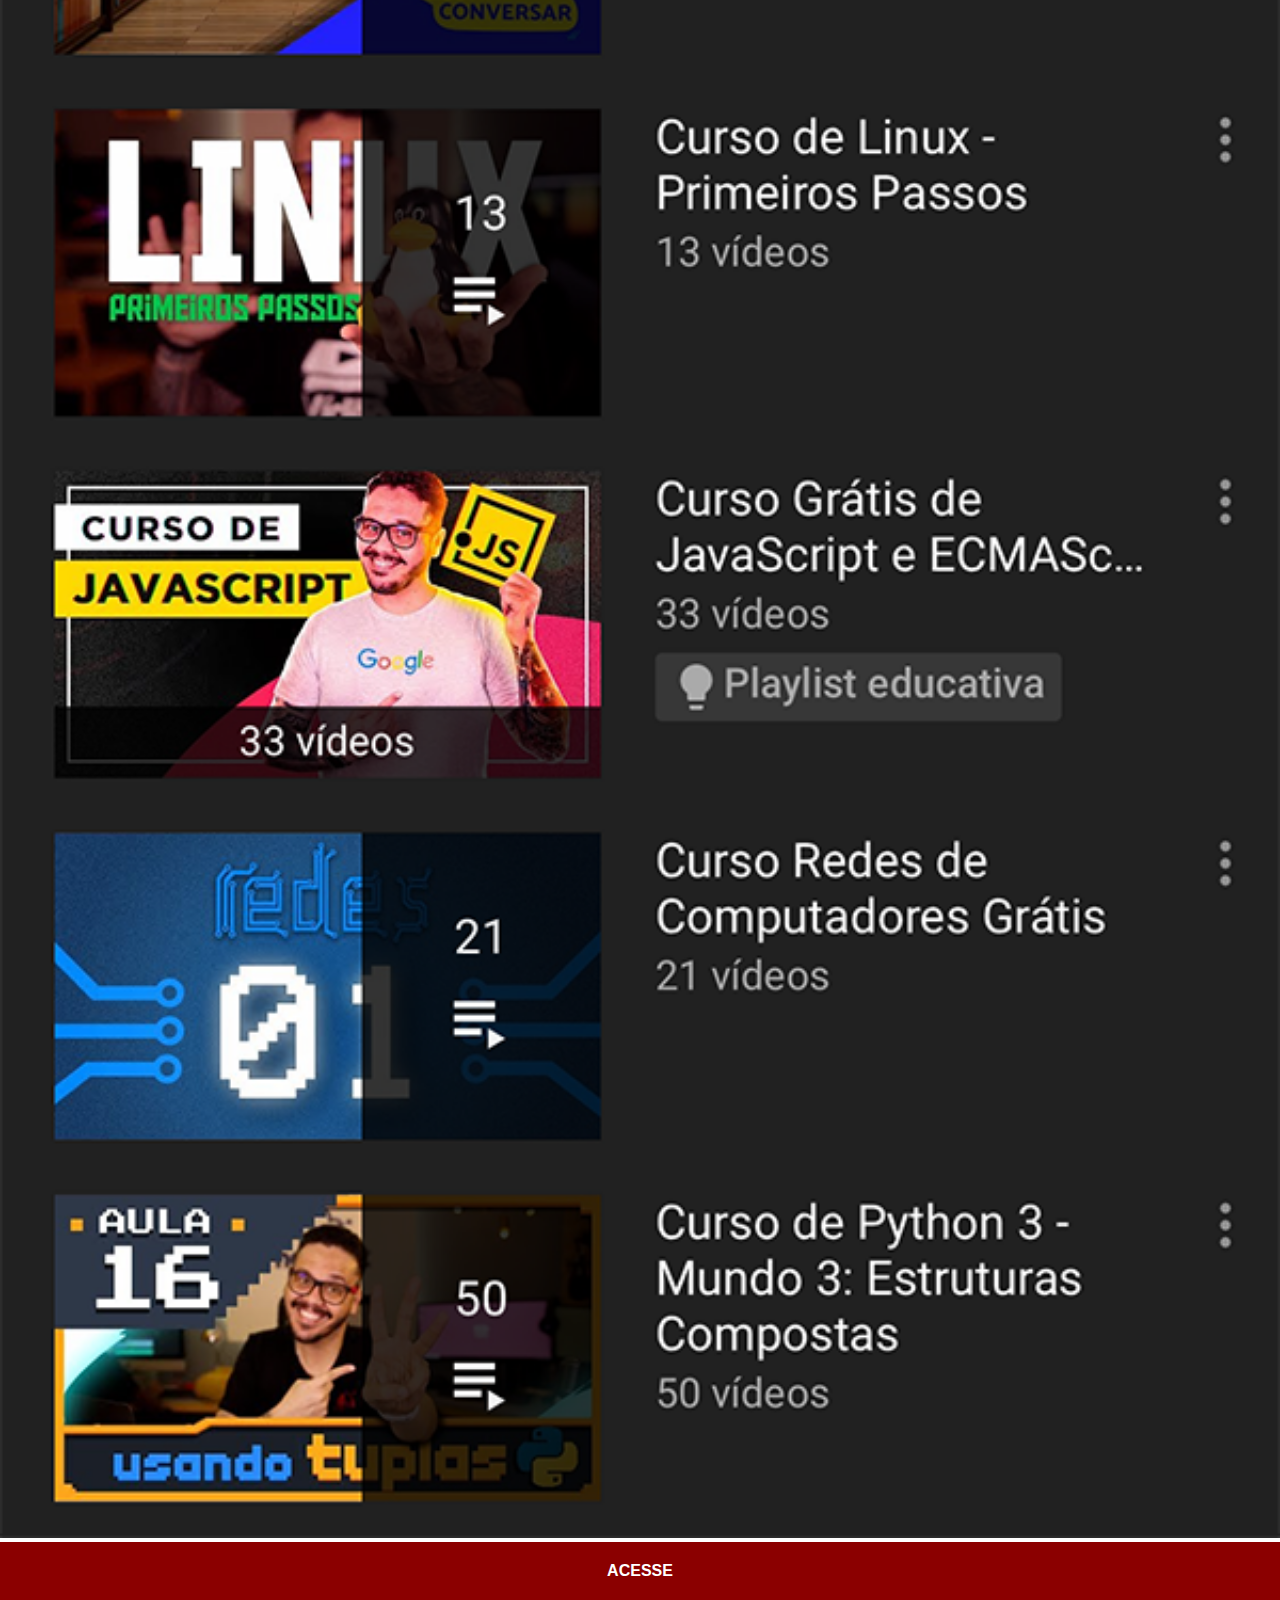
<file: youtube.html>
<!DOCTYPE html>
<html lang="pt-br">
<head>
    <meta charset="UTF-8">
    <meta name="viewport" content="width=device-width, initial-scale=1.0">
    <title>Youtube</title>
    <link rel="stylesheet" href="estilos/social.css">
</head>
<body>
   <img src="imagens/tela-youtube.png" alt="Youtube">
   <a href="https://www.youtube.com/c/CursoemV%C3%ADdeo/playlists" target="_blank">ACESSE</a>
</body>
</html>
</file>
<file: estilos/style.css>
@charset "UTF-8";

* {
    margin: 0px;
    padding: 0px;
    font-family: Arial, Helvetica, sans-serif;
}

html, body {
    height: 100vh;
    width: 100vw;
    background-color: black;
}

body {
    background: url('../imagens/fundo-madeira.jpg') no-repeat top center;
    background-size: cover;
    background-attachment: fixed;
}

main {
    position: relative;
    height: 100vh;
}

section#telefone {
    position: absolute;
    top: 50%;
    left: 50%;
    transform: translate(-50%, -50%);

    height: 627px;
    width: 311px;
    background: url('../imagens/frame-iphone.png') no-repeat;
}

iframe#tela {
    position: relative;
    top: 80px;
    left: 22px;
    width: 267px;
    height: 471px;
}
section#redes-sociais {
    text-align: right;
}

section#redes-sociais img {
    width: 50px;
    margin: 10px;
    border-radius: 50%;
    box-shadow: 2px 2px 5px rgba(0, 0, 0, 0.400);
    box-sizing: border-box;
}

section#redes-sociais img:hover {
    border: 2px solid rgba(255, 255, 255, 0.603);
    transform: translate(-3px, -3px);
    box-shadow: 5px 5px 10px rgba(0, 0, 0, 0.61);
    transition: transform 0.7s, border 0.2s;
}
</file>
<file: estilos/social.css>
@charset "UTF-8";

* {
    margin: 0px;
    padding: 0px;
    font-family: Arial, Helvetica, sans-serif;
}

::-webkit-scrollbar {
    width: 0px;
    height: 0px;
}

img {
    width: 100vw;
}

a {
    display: block;
    background-color: darkred;
    color: white;
    padding: 20px;
    text-align: center;
    text-decoration: none;
    font-weight: bolder;
}

a:hover {
    background-color: red;
}
</file>
